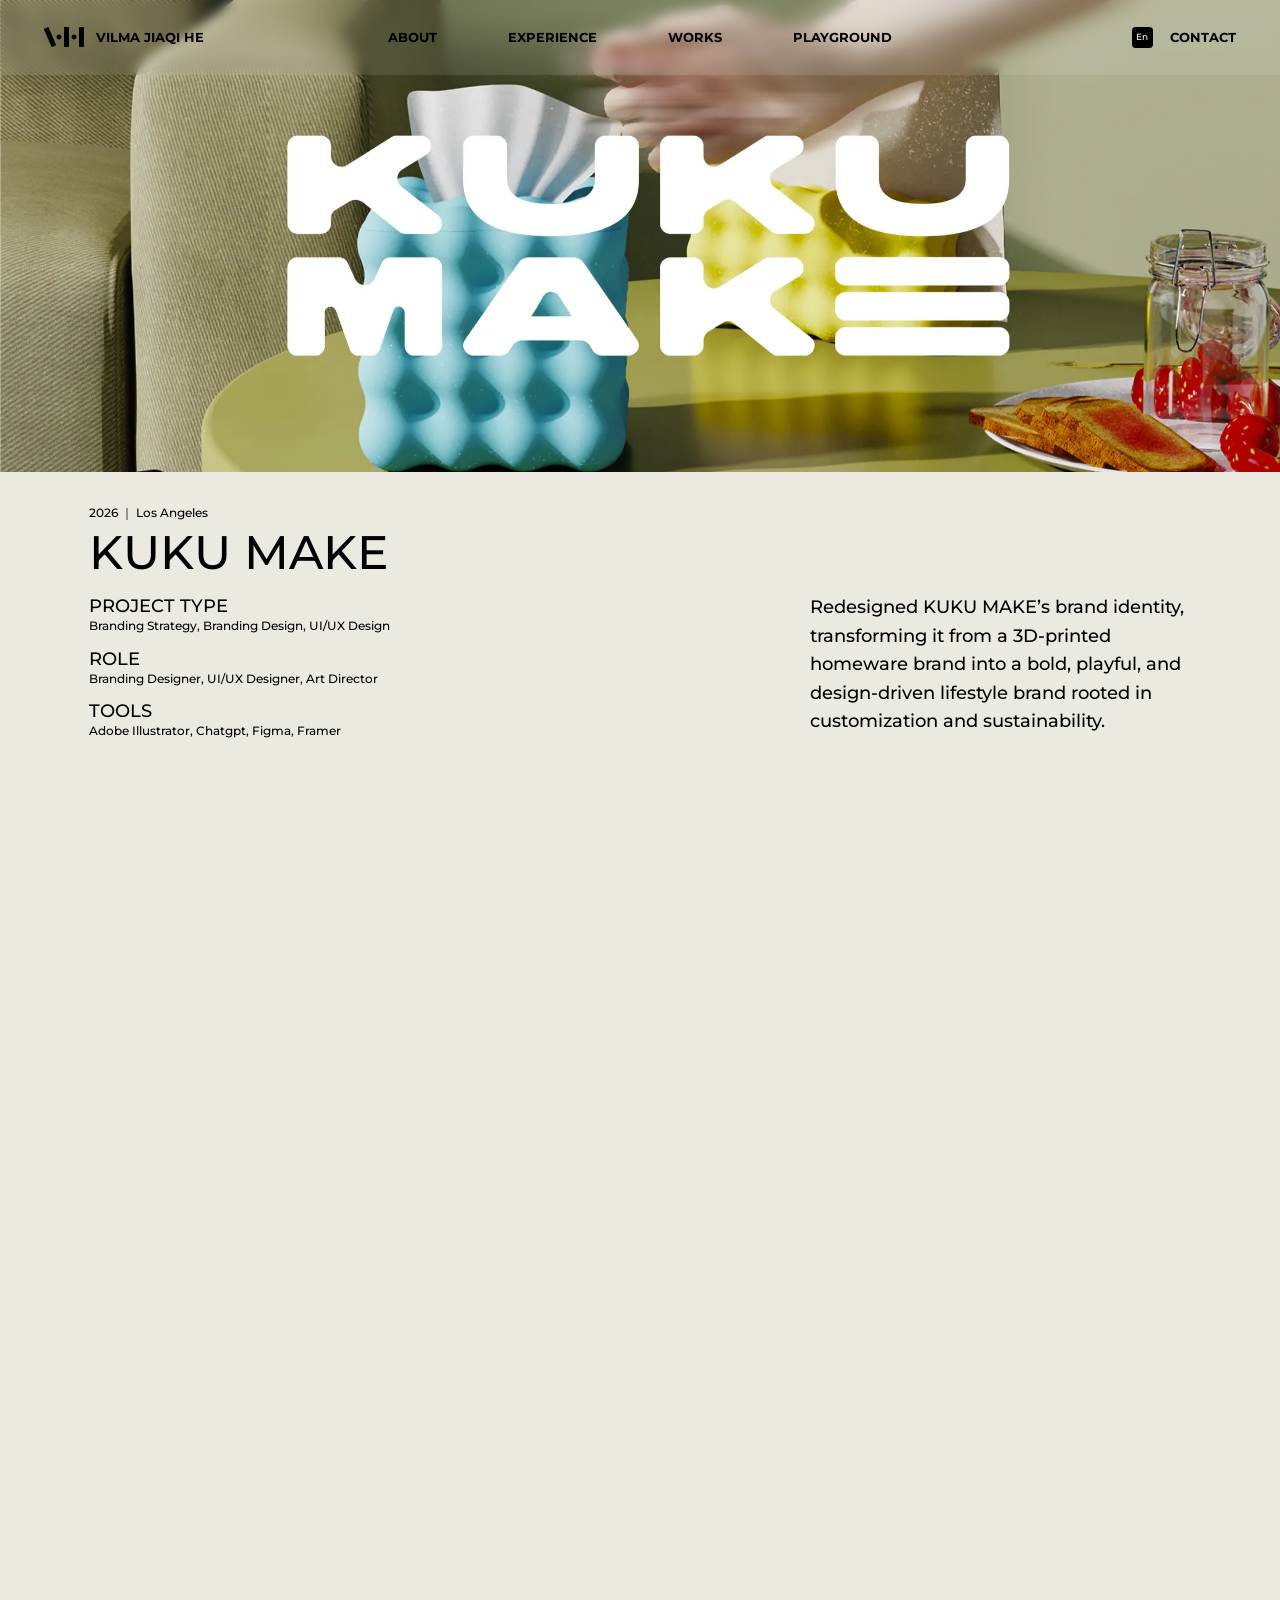
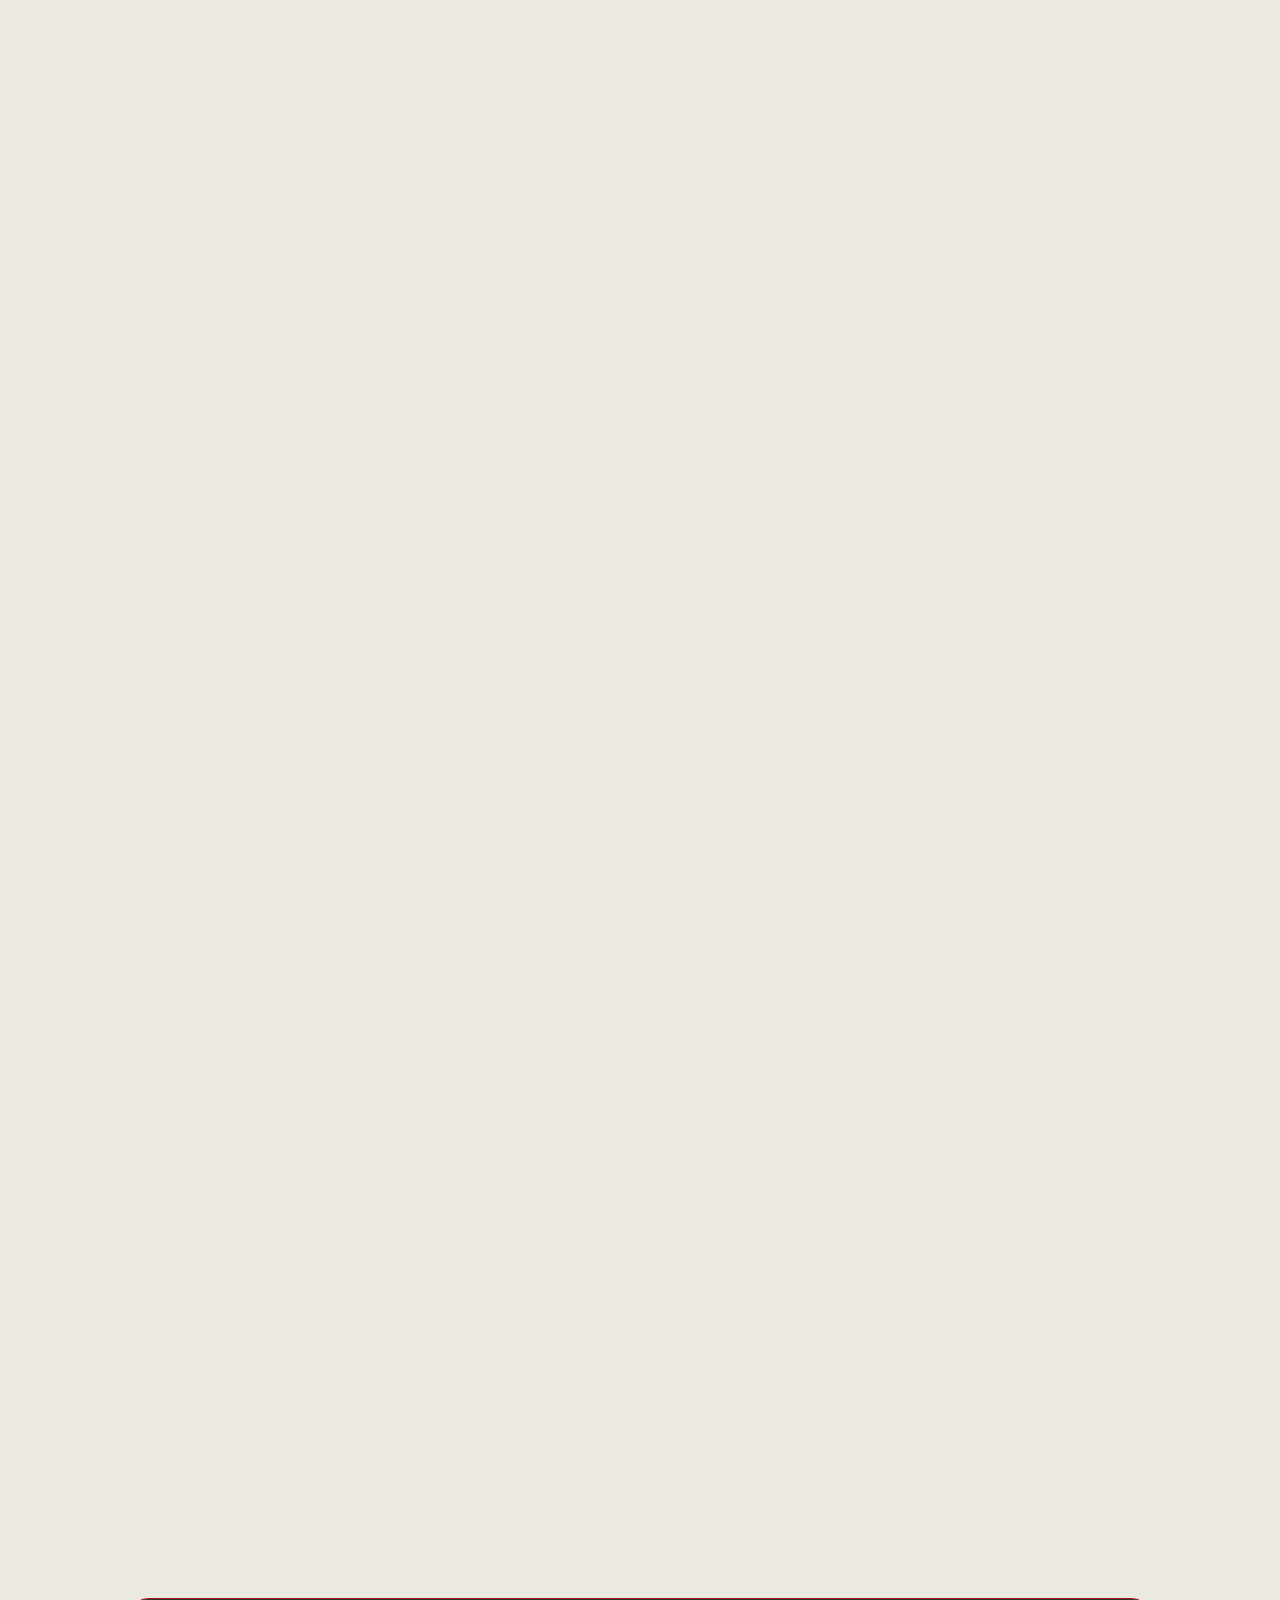
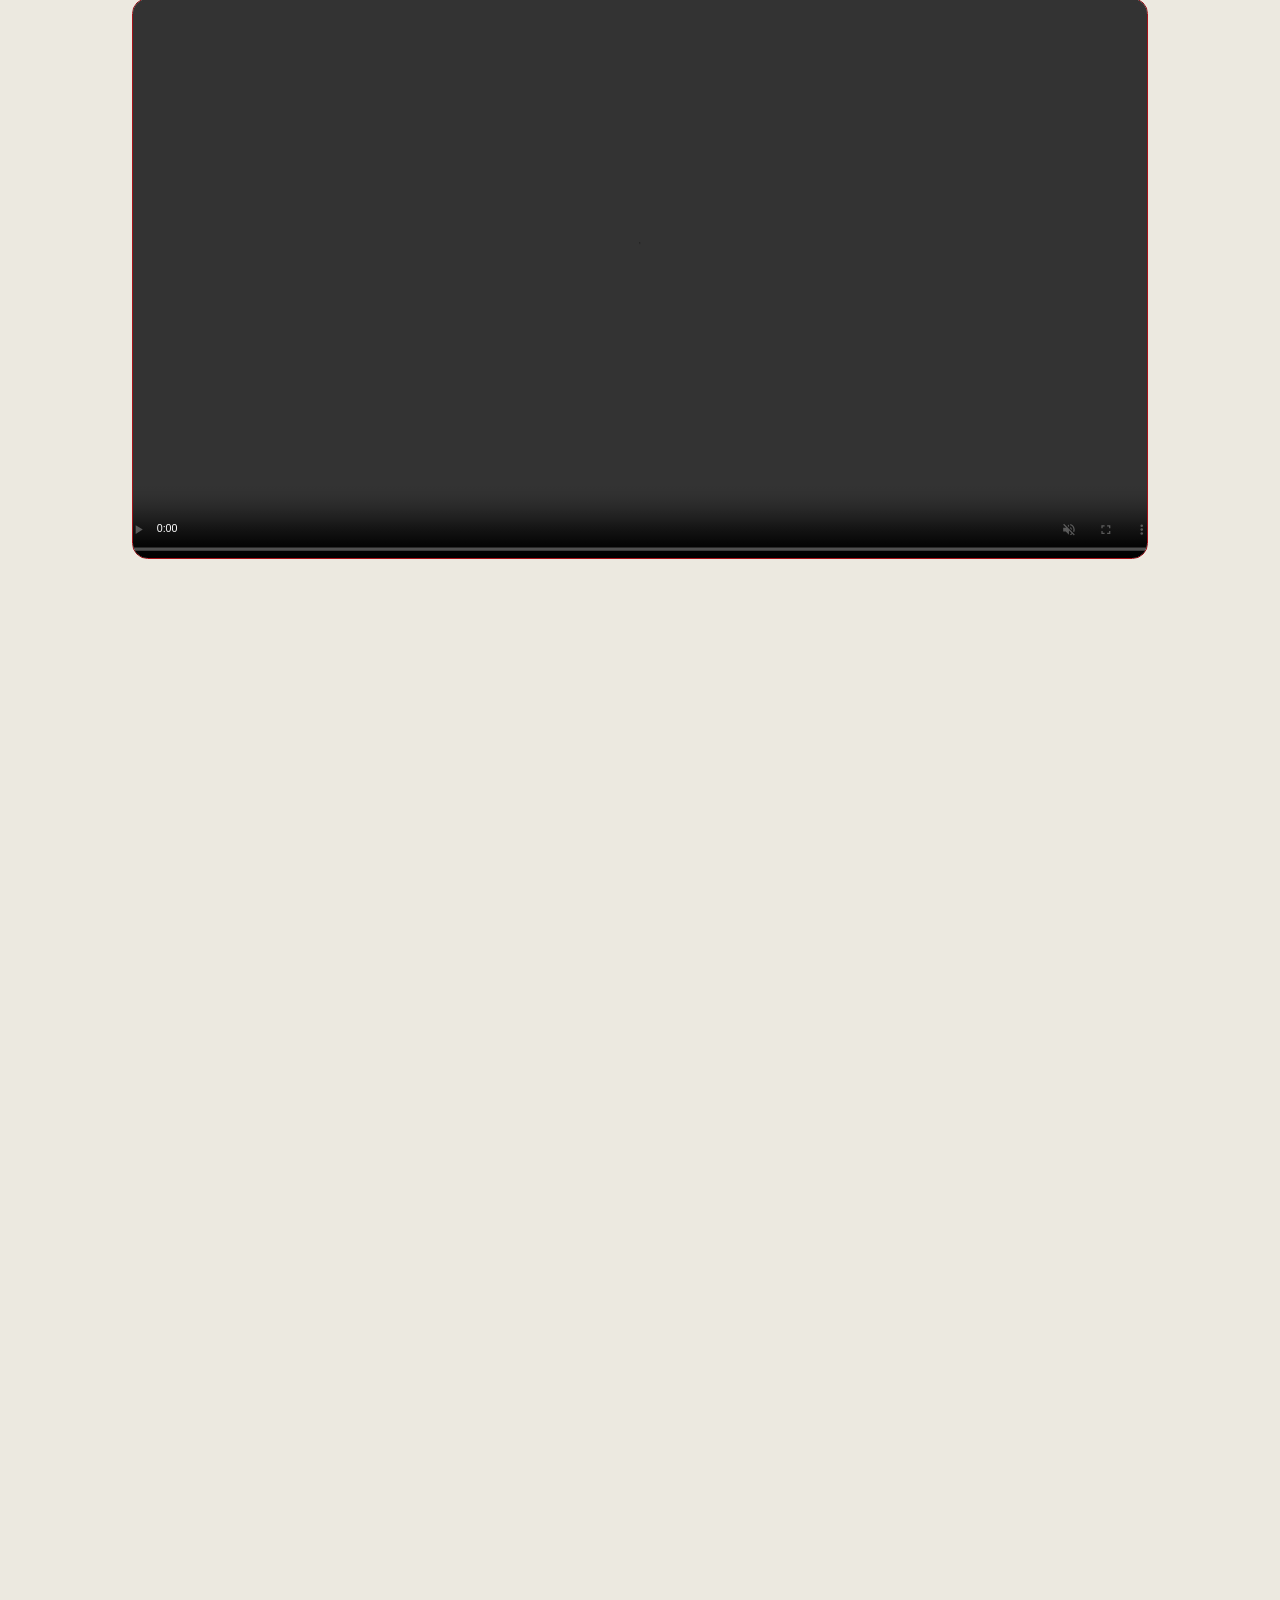
<file: kuku-make.html>
<!doctype html>
<html lang="en">
<head>
  <script src="entry-reset.js?v=20260901-1"></script>
  <meta charset="UTF-8">
  <meta name="viewport" content="width=device-width, initial-scale=1">
  <title>KUKU MAKE — Vilma Jiaqi He</title>
  <link rel="icon" href="assets/favicon.svg?v=20260904-1" type="image/svg+xml">
  <link rel="preconnect" href="https://fonts.googleapis.com">
  <link rel="preconnect" href="https://fonts.gstatic.com" crossorigin>
  <link href="https://fonts.googleapis.com/css2?family=Montserrat:wght@500;700;800&display=swap" rel="stylesheet">
  <link rel="stylesheet" href="video.css?v=20260830-3">
  <link rel="stylesheet" href="kuku-make.css?v=20260830-3">
  <link rel="stylesheet" href="logo-fix.css?v=20260901-7">
  <link rel="stylesheet" href="subpage-flow-fix.css?v=20260902-2">
</head>
<body data-site-page="project">
  <aside id="contact-card" class="contact-lanyard" aria-hidden="true">
    <div class="lanyard-drop">
      <svg class="lanyard-strap" viewBox="0 -12 360 348" aria-hidden="true"><path class="strap-edge" d="M180 -10 Q180 130 180 315"></path><path class="strap-core" d="M180 -10 Q180 130 180 315"></path><g class="strap-texture-segments"></g><path class="strap-stitch" d="M180 -10 Q180 130 180 315"></path></svg>
      <div class="lanyard-payload"><div class="lanyard-clip"><i></i></div><div class="lanyard-badge">
        <img class="badge-frame-bg" src="assets/badge-background.webp" alt="" loading="lazy" decoding="async"><img class="badge-frame-logo" src="assets/badge-logo.webp" alt="Vilma logo" loading="lazy" decoding="async"><p class="badge-frame-connect">OPEN TO CONNECT :)</p>
        <div class="badge-frame-profile"><p class="badge-frame-name"><span>VILMA JIAQI HE</span><span>何 嘉琪</span></p><p class="badge-frame-role">BRAND · GRAPHIC · UI</p><p class="badge-frame-location">HANGZHOU · DESIGNER</p></div>
        <div class="badge-frame-contact"><p>WeChat:<br>vilma0601_</p><p>TEL:<br>+86 150-3066-8882</p><p>EMAIL:<br>vilmahe0601@outlook.com</p></div><img class="badge-frame-arrow" src="assets/badge-arrow.svg" alt="" loading="lazy" decoding="async"><p class="badge-frame-slogan">LET’s CREATING<br>SOMETHING<br><span>TOGETHER.</span></p>
      </div></div>
    </div>
  </aside>
  <header class="nav project-nav nav-light">
    <a class="brand project-brand" href="index.html?v=20260830-1&amp;skipSplash=1#home"><img src="assets/logo.svg" alt="VH" loading="lazy" decoding="async"><strong>VILMA JIAQI HE</strong></a>
    <nav><a href="index.html?v=20260830-1&amp;skipSplash=1#about">ABOUT</a><a href="index.html?v=20260830-1&amp;skipSplash=1#experience">EXPERIENCE</a><a href="index.html?v=20260830-1&amp;skipSplash=1#works">WORKS</a><a href="index.html?v=20260830-1&amp;skipSplash=1#playground">PLAYGROUND</a></nav>
    <div class="nav-end project-nav-end"><button type="button" aria-label="Switch language">En</button><a id="contact-toggle" href="#contact-card" aria-controls="contact-card" aria-expanded="false">CONTACT</a></div>
  </header>
  <main>
    <section class="project-page cover">
      <img class="cover-image" src="assets/kuku/hero.webp" alt="KUKU MAKE product scene" loading="eager" decoding="async" fetchpriority="high">
      <div class="project-title"><p>2026 ｜ Los Angeles</p><h1>KUKU MAKE</h1></div>
      <dl class="project-meta"><div><dt>PROJECT TYPE</dt><dd>Branding Strategy, Branding Design, UI/UX Design</dd></div><div><dt>ROLE</dt><dd>Branding Designer, UI/UX Designer, Art Director</dd></div><div><dt>TOOLS</dt><dd>Adobe Illustrator, Chatgpt, Figma, Framer</dd></div></dl>
      <p class="project-summary">Redesigned KUKU MAKE’s brand identity,<br>transforming it from a 3D-printed<br>homeware brand into a bold, playful, and<br>design-driven lifestyle brand rooted in<br>customization and sustainability.</p>
    </section>
    <section class="project-page mission">
      <h2>Brand Mission</h2><p class="section-copy">KUKU MAKE reimagines everyday home objects<br>through digital design and 3D printing. Built around<br>modularity, customization, and sustainability, each<br>object is designed to adapt to different spaces, needs,<br>and personalities — turning design from something<br>fixed into something everyone can make their own.</p>
      <div class="mission-grid"><figure><img src="assets/kuku/mission-playful-user.webp" alt="Playful" loading="lazy" decoding="async"><figcaption class="sr-only">PLAYFUL</figcaption></figure><figure><img src="assets/kuku/mission-adaptable.webp" alt="Adaptable" loading="lazy" decoding="async"><figcaption>ADAPTABLE</figcaption></figure><figure><img src="assets/kuku/mission-expressive.webp" alt="Expressive" loading="lazy" decoding="async"><figcaption>EXPRESSIVE</figcaption></figure></div>
    </section>
    <section class="project-page feature"><h2>Logo Design</h2><p class="section-copy">The KUKU MAKE logo translates the brand’s idea of<br>modularity and playful customization into a<br>geometric typographic system.</p><img class="feature-image logo-design" src="assets/kuku/logo-design.webp" alt="KUKU MAKE logo system" loading="lazy" decoding="async"></section>
    <section class="project-page feature"><h2>Color Palette</h2><p class="section-copy">KUKU MAKE’s color system draws inspiration from everyday objects and contemporary living spaces, balancing bold primary colors with warm, grounded secondary tones.</p><img class="feature-image color-palette" src="assets/kuku/color-palette.webp" alt="KUKU MAKE color palette" loading="lazy" decoding="async"></section>
    <section class="project-page feature typography-page"><h2>Typography</h2><p class="section-copy typography-copy">A clean geometric typeface balances the<br>expressive product forms and creates clarity across<br>packaging, editorial layouts, product information,<br>and digital interfaces.</p>
      <div class="type-carousel" role="region" aria-label="KUKU MAKE typography slides">
        <div class="type-carousel-viewport"><div class="type-carousel-track">
          <img src="assets/kuku/type-slide-1.webp" alt="KUKU MAKE typography overview" loading="lazy" decoding="async">
          <img src="assets/kuku/type-slide-2.webp" alt="Montserrat font weights" loading="lazy" decoding="async">
          <img src="assets/kuku/type-slide-3.webp" alt="KUKU MAKE heading typography" loading="lazy" decoding="async">
          <img src="assets/kuku/type-slide-4.webp" alt="KUKU MAKE body typography" loading="lazy" decoding="async">
        </div></div>
        <button class="type-carousel-button previous" type="button" aria-label="Previous typography slide"><span aria-hidden="true">‹</span></button>
        <button class="type-carousel-button next" type="button" aria-label="Next typography slide"><span aria-hidden="true">›</span></button>
        <p class="type-carousel-status" aria-live="polite">1 / 4</p>
      </div>
    </section>
    <section class="project-page website"><h2>Website</h2><p class="section-copy typography-copy">The website was designed around strong product<br>imagery, generous typography, and a clear<br>modular structure, allowing users to understand<br>both the personality of the brand and the flexibility<br>of each product.</p><div class="website-layout"><div class="website-placeholder" aria-label="KUKU MAKE website showcase"><video class="website-video deferred-video" muted loop playsinline preload="none" data-src="assets/kuku/kuku-website-web-720.mp4"></video></div><div class="prototype-row"><img src="assets/kuku/prototype-left.webp" alt="Website mobile prototype" loading="lazy" decoding="async"><img src="assets/kuku/prototype-right.webp" alt="Website desktop prototype" loading="lazy" decoding="async"></div></div></section>
    <section class="project-page outcomes"><h2>Outcomes</h2><div class="outcomes-grid"><div class="poster-row"><img src="assets/kuku/outcome-poster-1.webp" alt="KUKU MAKE poster" loading="lazy" decoding="async"><img src="assets/kuku/outcome-poster-2.webp" alt="KUKU MAKE poster" loading="lazy" decoding="async"></div><div class="box-row"><img src="assets/kuku/outcome-box.webp" alt="KUKU MAKE packaging" loading="lazy" decoding="async"><img src="assets/kuku/outcome-wall.webp" alt="KUKU MAKE street advertising" loading="lazy" decoding="async"></div><div class="room-row"><div><img src="assets/kuku/outcome-room.webp" alt="KUKU MAKE interior" loading="lazy" decoding="async"></div><img src="assets/kuku/outcome-object.webp" alt="KUKU MAKE product" loading="lazy" decoding="async"></div><div class="interior-crop"><img src="assets/kuku/outcome-interior.webp" alt="KUKU MAKE interiors" loading="lazy" decoding="async"></div></div></section>
  </main>
  <script src="kuku-make.js?v=20260830-5"></script>
  <script src="project-lanyard.js?v=20260830-1"></script>
  <script src="video-hover-controls.js?v=20260904-1"></script>
  <script src="language.js?v=20260901-5"></script>
</body>
</html>
</file>
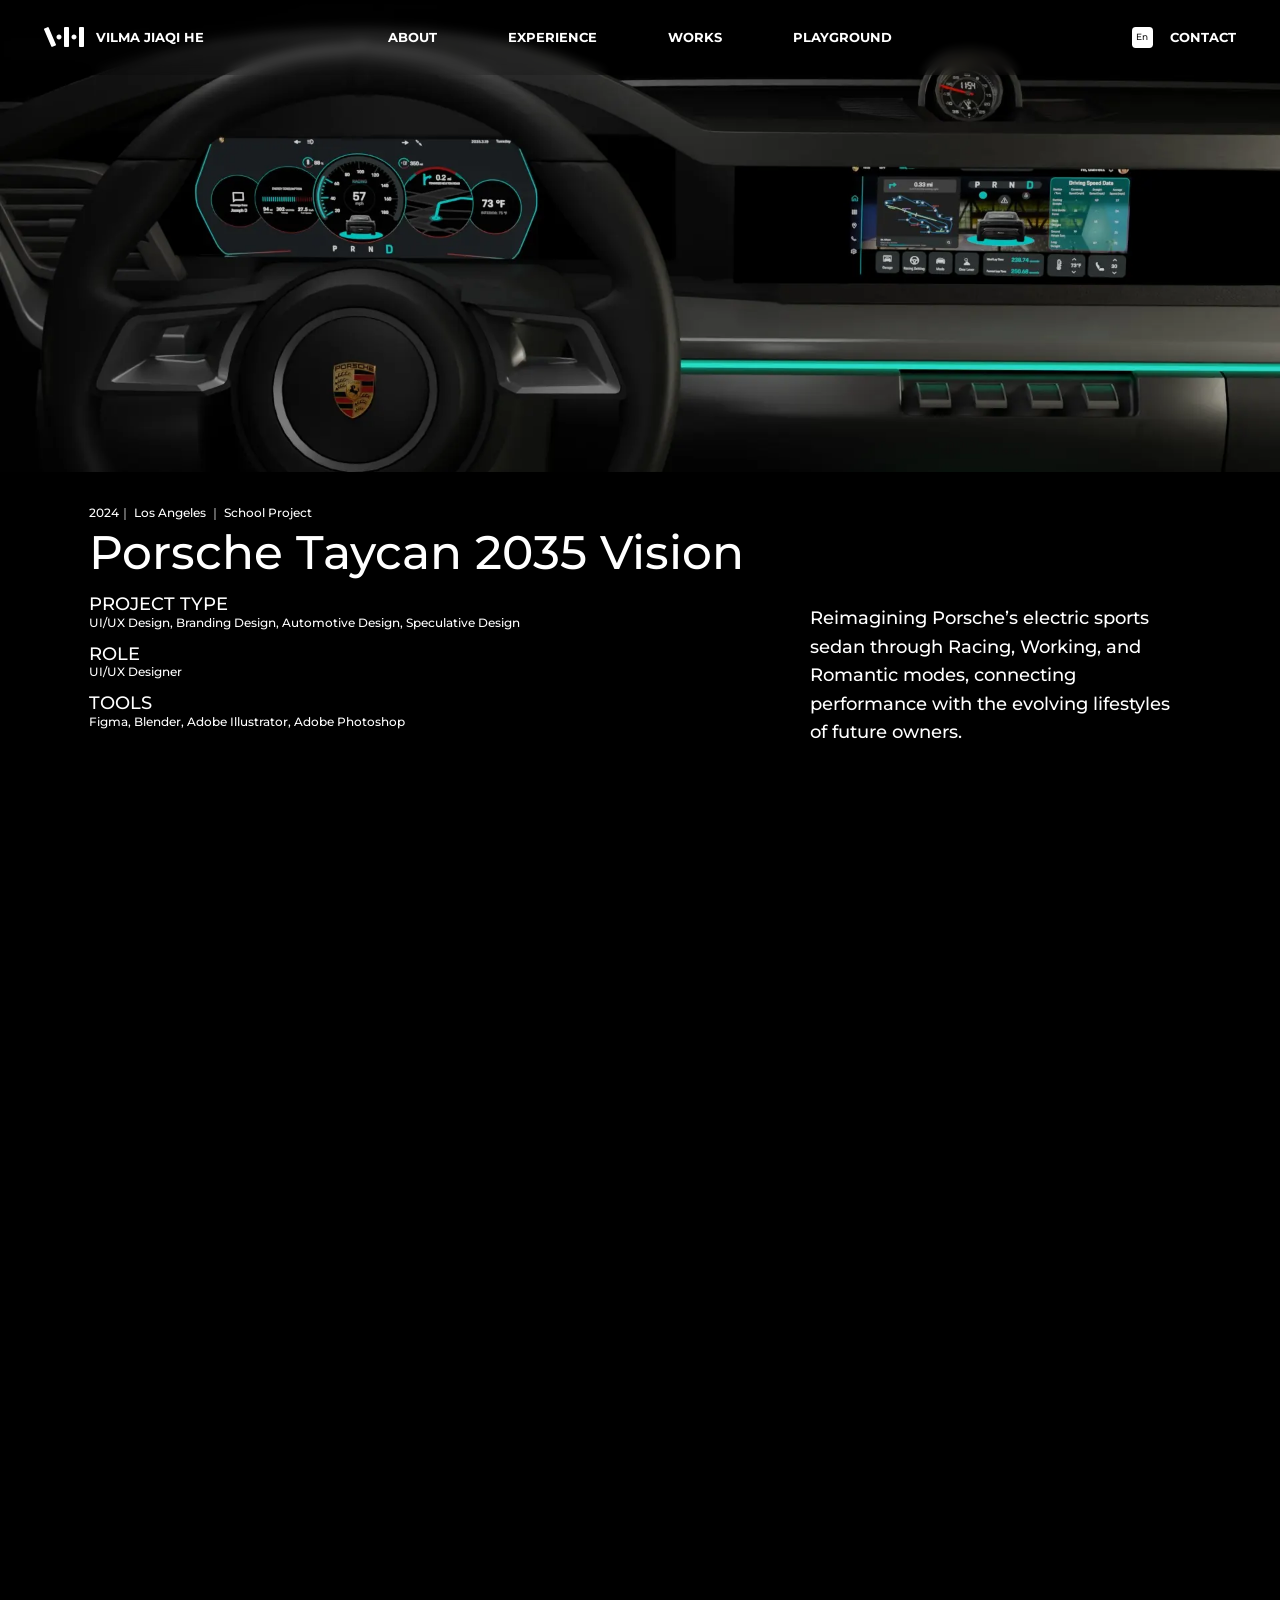
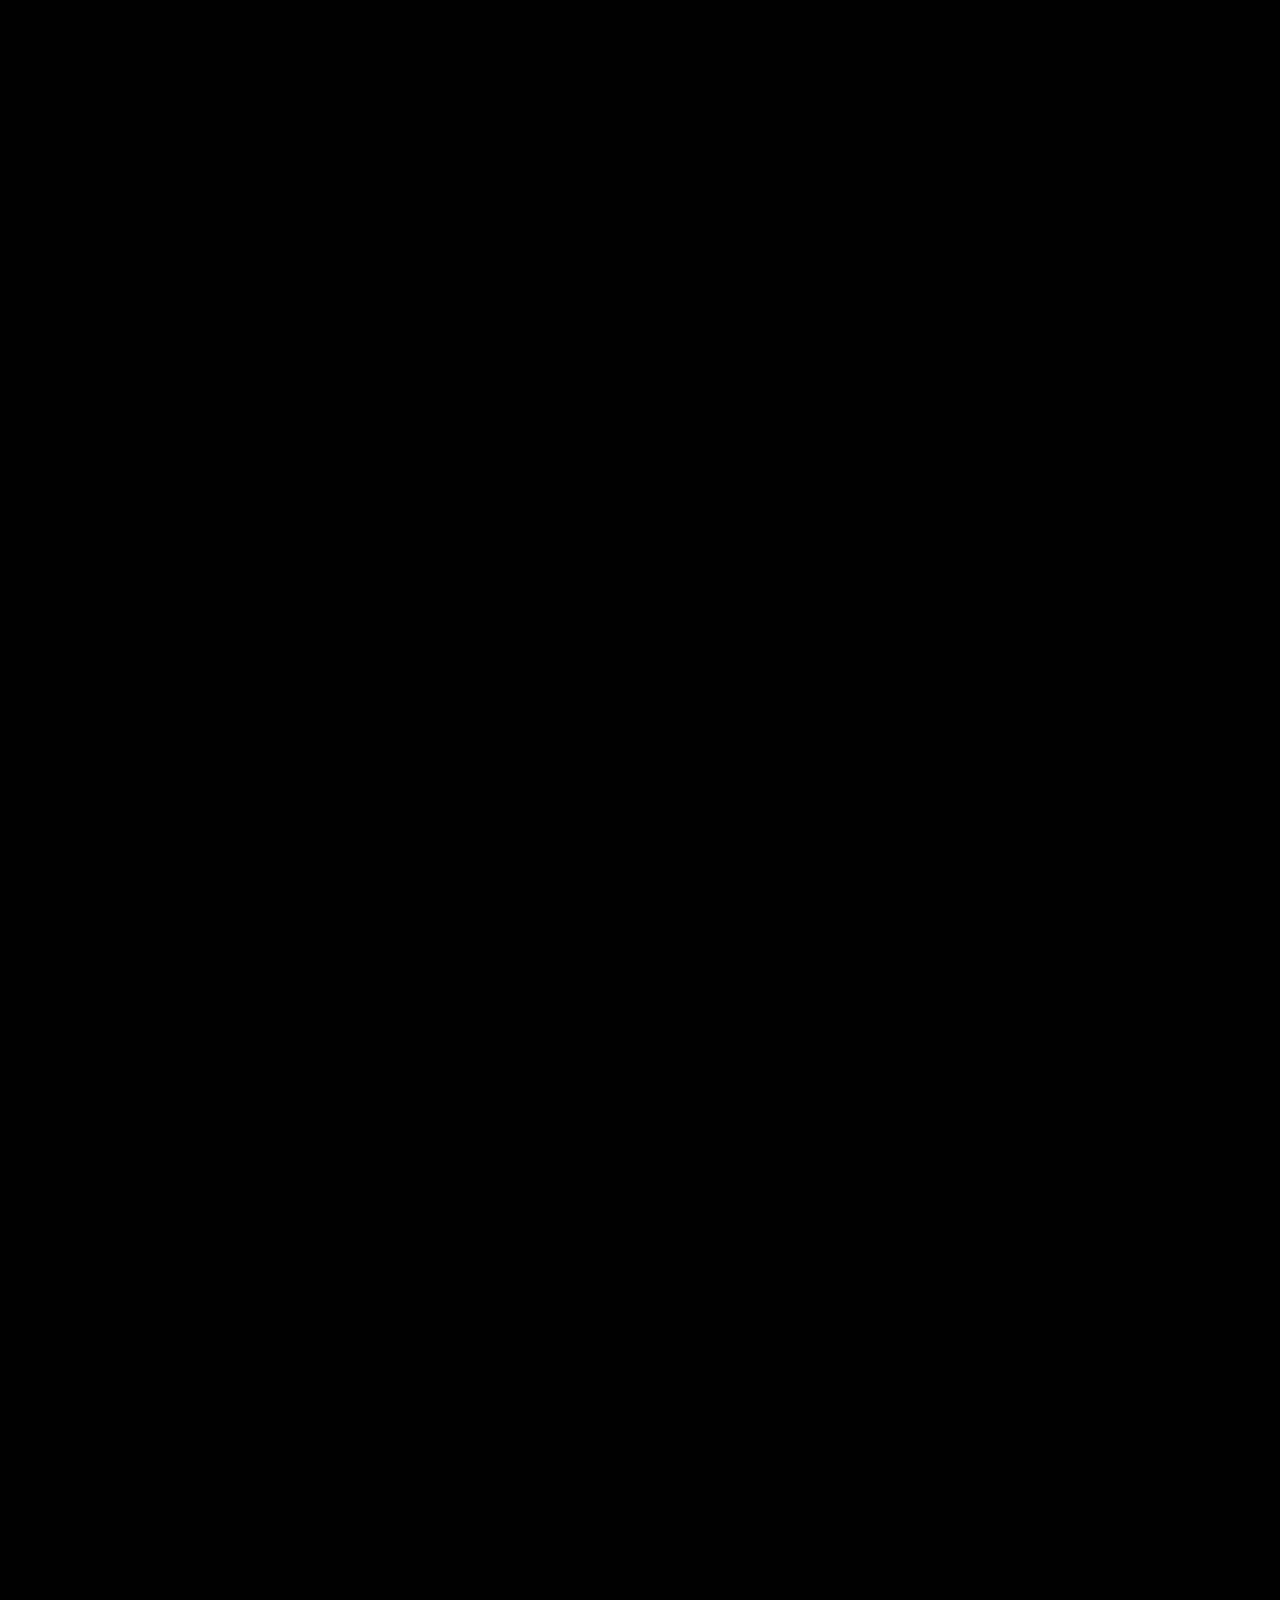
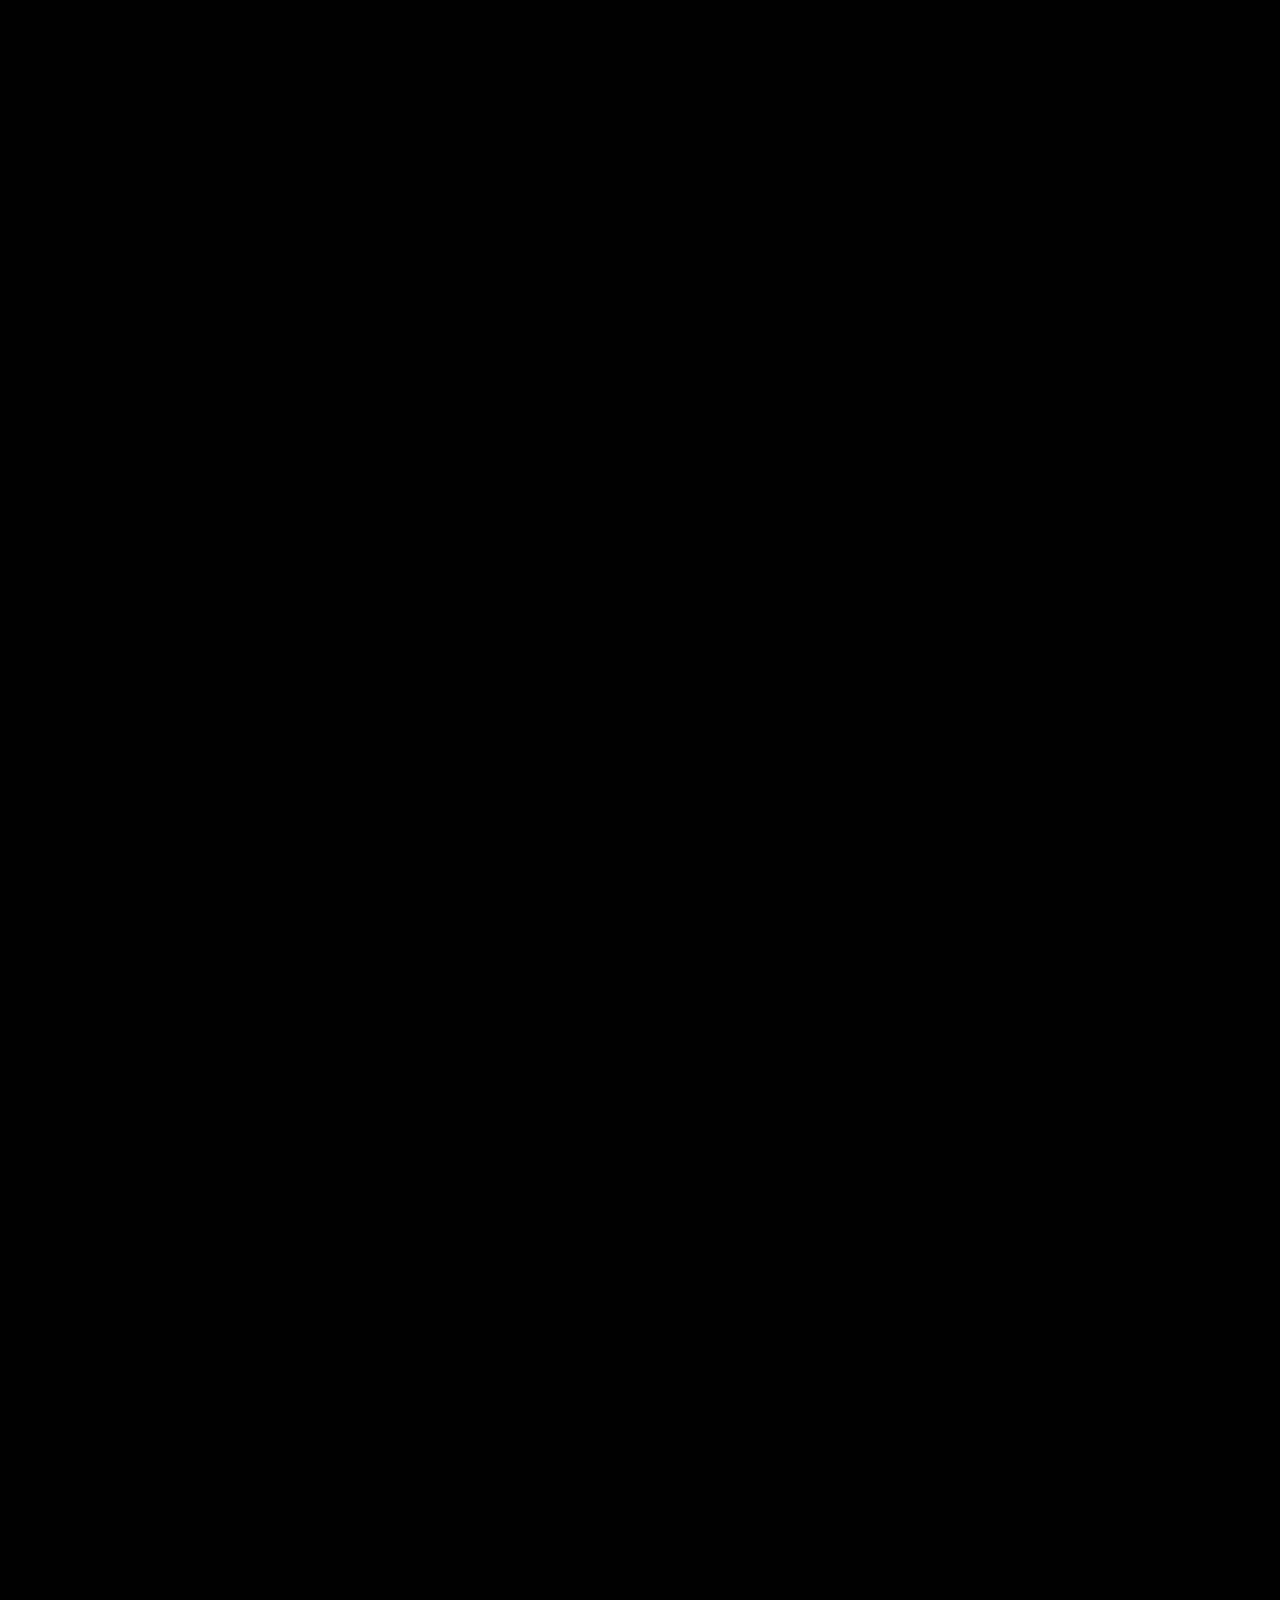
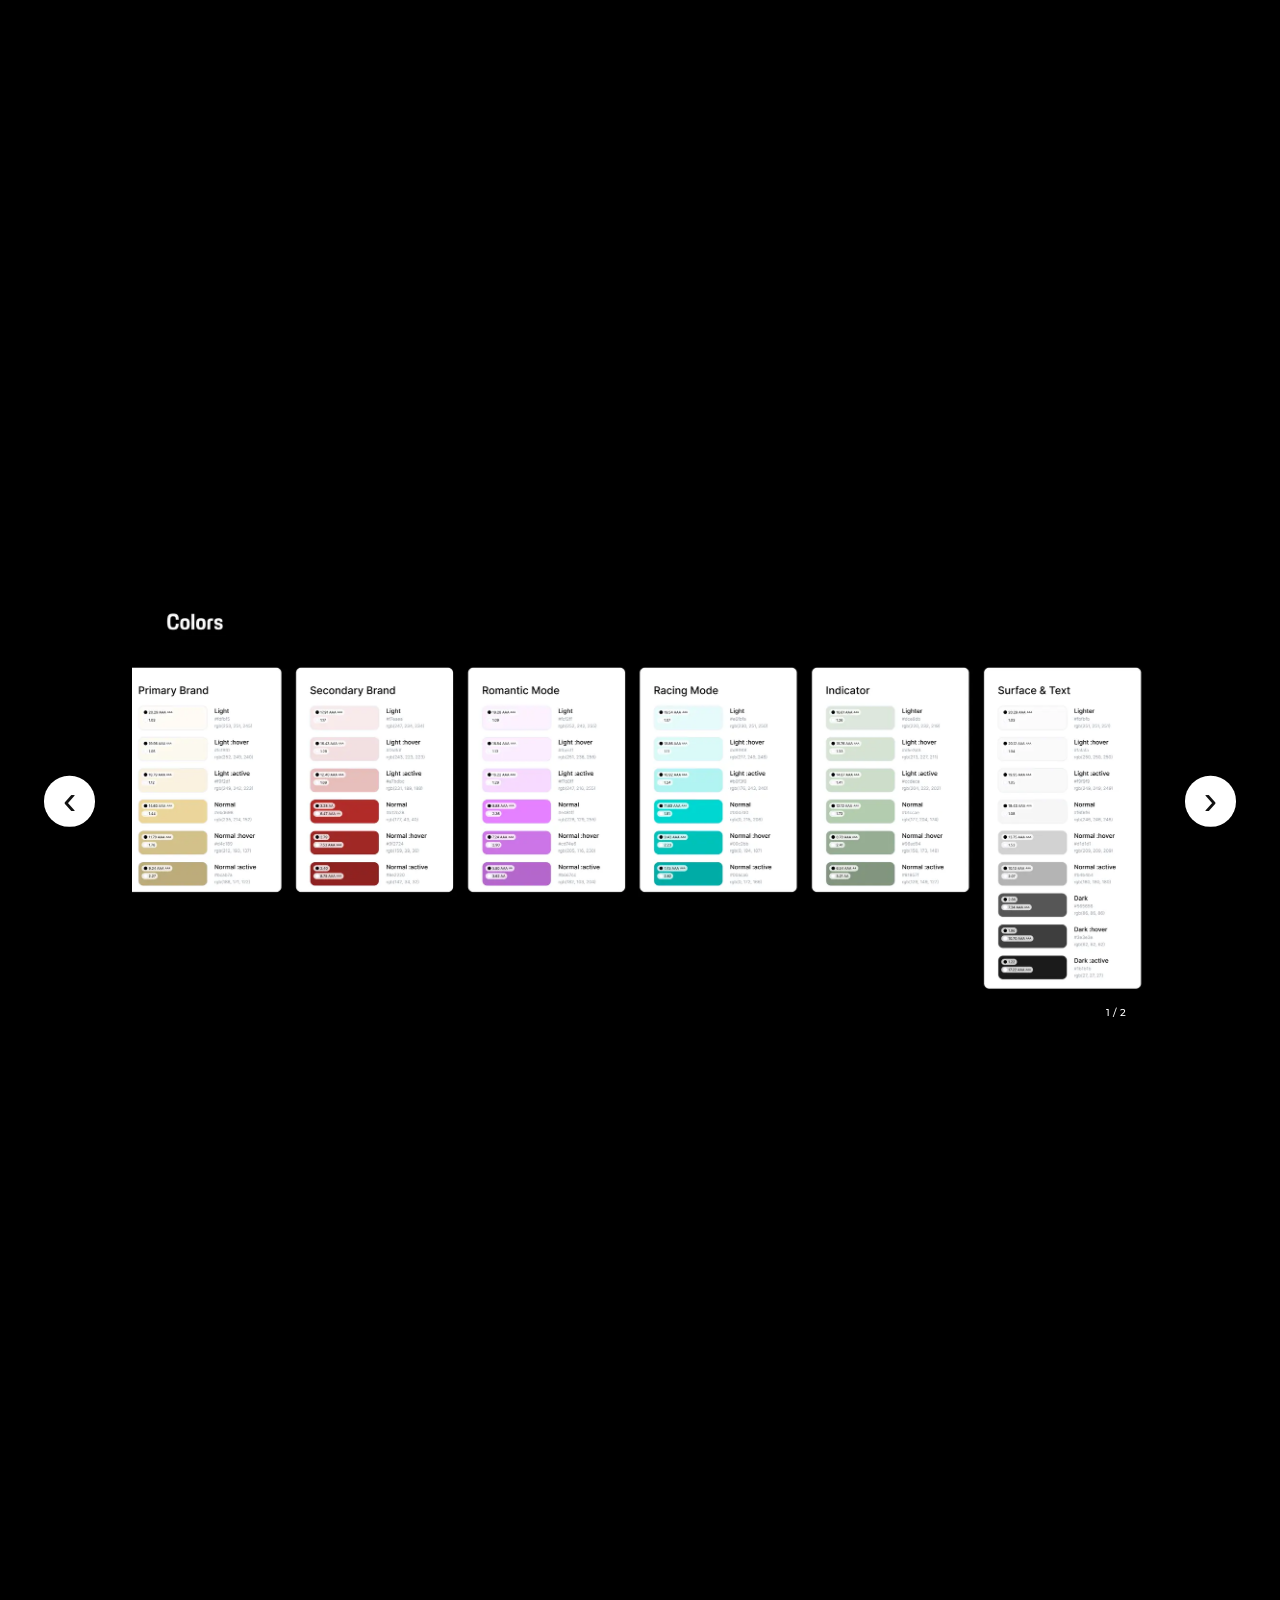
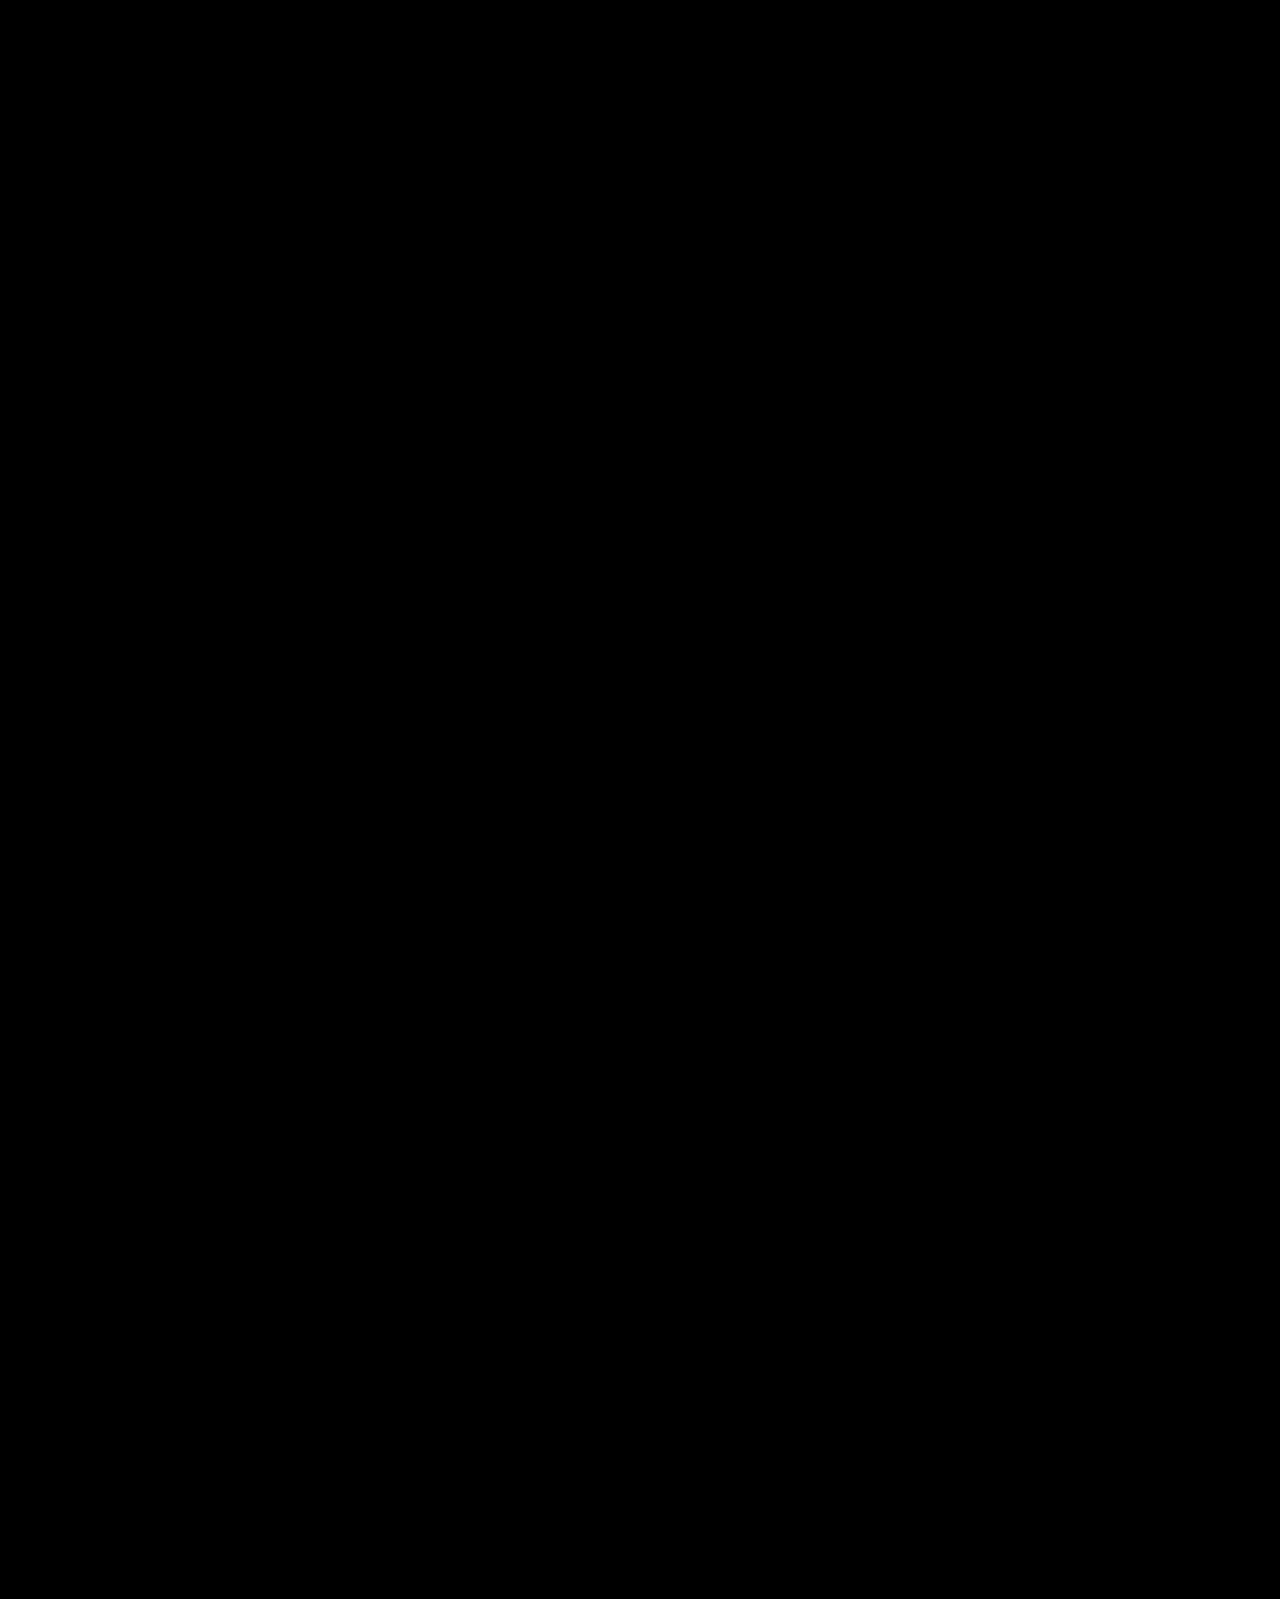
<file: porsche-taycan.html>
<!doctype html>
<html lang="en">
<head>
  <script src="entry-reset.js?v=20260901-1"></script>
  <meta charset="UTF-8">
  <meta name="viewport" content="width=device-width, initial-scale=1">
  <title>Porsche Taycan 2035 Vision — Vilma Jiaqi He</title>
  <link rel="icon" href="assets/favicon.svg?v=20260904-1" type="image/svg+xml">
  <link rel="preconnect" href="https://fonts.googleapis.com">
  <link rel="preconnect" href="https://fonts.gstatic.com" crossorigin>
  <link href="https://fonts.googleapis.com/css2?family=Montserrat:wght@500;700&display=swap" rel="stylesheet">
  <link rel="stylesheet" href="video.css?v=20260830-3">
  <link rel="stylesheet" href="porsche-taycan.css?v=20260831-1">
  <link rel="stylesheet" href="porsche-carousel.css?v=20260831-2">
  <link rel="stylesheet" href="porsche-spacing.css?v=20260831-6">
  <link rel="stylesheet" href="logo-fix.css?v=20260901-7">
  <link rel="stylesheet" href="subpage-flow-fix.css?v=20260902-2">
</head>
<body data-site-page="project">
  <aside id="contact-card" class="contact-lanyard" aria-hidden="true"><div class="lanyard-drop"><svg class="lanyard-strap" viewBox="0 -12 360 348" aria-hidden="true"><path class="strap-edge" d="M180 -10 Q180 130 180 315"></path><path class="strap-core" d="M180 -10 Q180 130 180 315"></path><g class="strap-texture-segments"></g><path class="strap-stitch" d="M180 -10 Q180 130 180 315"></path></svg><div class="lanyard-payload"><div class="lanyard-clip"><i></i></div><div class="lanyard-badge"><img class="badge-frame-bg" src="assets/badge-background.webp" alt="" loading="lazy" decoding="async"><img class="badge-frame-logo" src="assets/badge-logo.webp" alt="Vilma logo" loading="lazy" decoding="async"><p class="badge-frame-connect">OPEN TO CONNECT :)</p><div class="badge-frame-profile"><p class="badge-frame-name"><span>VILMA JIAQI HE</span><span>何 嘉琪</span></p><p class="badge-frame-role">BRAND · GRAPHIC · UI</p><p class="badge-frame-location">HANGZHOU · DESIGNER</p></div><div class="badge-frame-contact"><p>WeChat:<br>vilma0601_</p><p>TEL:<br>+86 150-3066-8882</p><p>EMAIL:<br>vilmahe0601@outlook.com</p></div><img class="badge-frame-arrow" src="assets/badge-arrow.svg" alt="" loading="lazy" decoding="async"><p class="badge-frame-slogan">LET’s CREATING<br>SOMETHING<br><span>TOGETHER.</span></p></div></div></div></aside>

  <header class="project-nav nav-dark">
    <a class="project-brand" href="index.html?skipSplash=1#home"><img src="assets/logo.svg" alt="VH" loading="lazy" decoding="async"><strong>VILMA JIAQI HE</strong></a>
    <nav><a href="index.html?skipSplash=1#about">ABOUT</a><a href="index.html?skipSplash=1#experience">EXPERIENCE</a><a href="index.html?skipSplash=1#works">WORKS</a><a href="index.html?skipSplash=1#playground">PLAYGROUND</a></nav>
    <div class="project-nav-end"><button type="button" aria-label="Switch language">En</button><a id="contact-toggle" href="#contact-card" aria-controls="contact-card" aria-expanded="false">CONTACT</a></div>
  </header>

  <main>
    <section class="p-section cover">
      <div class="hero"><img src="assets/porsche/hero.webp" alt="Porsche Taycan 2035 cockpit" loading="eager" decoding="async" fetchpriority="high"></div>
      <div class="project-title"><p>2024｜ Los Angeles ｜ School Project</p><h1>Porsche Taycan 2035 Vision</h1></div>
      <dl class="project-meta"><div><dt>PROJECT TYPE</dt><dd>UI/UX Design, Branding Design, Automotive Design, Speculative Design</dd></div><div><dt>ROLE</dt><dd>UI/UX Designer</dd></div><div><dt>TOOLS</dt><dd>Figma, Blender, Adobe Illustrator, Adobe Photoshop</dd></div></dl>
      <p class="project-summary">Reimagining Porsche’s electric sports sedan through Racing, Working, and Romantic modes, connecting performance with the evolving lifestyles of future owners.</p>
    </section>

    <section class="p-section vision">
      <h2>The Vision</h2><p class="section-copy">Porsche Taycan 2035 reimagines the electric sports sedan as a multi-dimensional vehicle that preserves Porsche’s racing DNA while adapting to the evolving lifestyles of future owners. Through three distinct modes: Racing, Working, and Romantic. The concept explores speed, achievement, and emotional connection, extending Porsche’s legacy into a more sustainable and human-centered future.</p>
      <blockquote>“Beyond Driving.<br>Into Every Dimension of Life.”</blockquote>
      <h2 class="modes-heading">Three Modes</h2>
      <div class="modes"><p>The interface adapts to different moments of the owner’s life, shifting between performance, productivity, and emotional connection.</p><div class="modes-carousel" aria-label="Porsche Three Modes slideshow"><div class="modes-carousel-viewport"><div class="modes-carousel-track"><img src="assets/porsche/modes-slide-1.webp" alt="Racing mode instrument display" loading="lazy" decoding="async"><img src="assets/porsche/modes-slide-2.webp" alt="Working mode instrument display" loading="lazy" decoding="async"><img src="assets/porsche/modes-slide-3.webp" alt="Romantic mode instrument display" loading="lazy" decoding="async"><img src="assets/porsche/modes-slide-4.webp" alt="Racing mode central display" loading="lazy" decoding="async"><img src="assets/porsche/modes-slide-5.webp" alt="Working mode central display" loading="lazy" decoding="async"><img src="assets/porsche/modes-slide-6.webp" alt="Romantic mode central display" loading="lazy" decoding="async"></div></div><button class="modes-carousel-button previous" type="button" aria-label="Previous slide"><span>‹</span></button><button class="modes-carousel-button next" type="button" aria-label="Next slide"><span>›</span></button><span class="modes-carousel-status" aria-live="polite">1 / 6</span></div><div class="mode-strip"><img src="assets/porsche/mode-racing.webp" alt="Racing mode" loading="lazy" decoding="async"><img src="assets/porsche/mode-working.webp" alt="Working mode" loading="lazy" decoding="async"><img src="assets/porsche/mode-romantic.webp" alt="Romantic mode" loading="lazy" decoding="async"></div><p class="center">Modes Switching</p></div>
    </section>

    <section class="p-section features">
      <h2>Key Features</h2><div class="feature-grid"><p>Users can access the application on the vehicle’s main display without disrupting other core functions. Depending on the selected driving mode, the system also offers complementary features tailored to different driving contexts.</p><video class="key-feature-video deferred-video" muted loop playsinline preload="none" data-src="assets/porsche/key-feature-showreel.mp4?v=20260831-1" aria-label="Porsche Taycan interface showreel"></video><video class="key-feature-video secondary deferred-video" muted loop playsinline preload="none" data-src="assets/porsche/key-feature-racing.mp4?v=20260831-1" aria-label="Porsche Taycan racing feature video"></video><p>In Racing Mode, to preserve the traditional driving experience of fuel-powered sports cars, users can customize sound, vibration, airflow, and G-force settings, while also raising the gear lever to enhance immersion.</p></div>
    </section>

    <section class="p-section owner-section">
      <h2>Future Owner</h2><p class="section-copy">Garrett represents a new generation of Porsche owners whose identities move fluidly between career ambition, driving passion, and personal relationships.</p><div class="owner-content"><img src="assets/porsche/owner.webp" alt="Future owner persona Garrett" loading="lazy" decoding="async"><div><p>We identified gaps in current EVs and framed the Problem, Challenge, and Opportunity to guide the design of a multi-dimensional Taycan 2035.</p><img src="assets/porsche/opportunity.webp" alt="Problem challenge and opportunity" loading="lazy" decoding="async"></div></div>
    </section>

    <section class="p-section visual-section">
      <h2>Visual Direction</h2><div class="visual-cards"><figure><img src="assets/porsche/visual-racing.webp" alt="Racing visual direction" loading="lazy" decoding="async"><figcaption>Racing Mode</figcaption></figure><figure><img src="assets/porsche/visual-working.webp" alt="Working visual direction" loading="lazy" decoding="async"><figcaption>Working Mode</figcaption></figure><figure><img src="assets/porsche/visual-romantic.webp" alt="Romantic visual direction" loading="lazy" decoding="async"><figcaption>Romantic Mode</figcaption></figure></div><h2 class="language-heading">Digital Languages</h2><div class="digital-carousel" aria-label="Porsche digital language slideshow"><div class="digital-carousel-viewport"><div class="digital-carousel-track"><img src="assets/porsche/digital-colors.webp" alt="Porsche interface color system" loading="lazy" decoding="async"><img src="assets/porsche/digital-type-icons.webp" alt="Porsche interface typography and icons" loading="lazy" decoding="async"></div></div><button class="digital-carousel-button previous" type="button" aria-label="Previous slide"><span>‹</span></button><button class="digital-carousel-button next" type="button" aria-label="Next slide"><span>›</span></button><span class="digital-carousel-status" aria-live="polite">1 / 2</span></div>
    </section>
  </main>
  <script src="project-lanyard.js?v=20260830-1"></script><script src="porsche-taycan.js?v=20260831-1"></script><script src="porsche-carousel.js?v=20260831-3"></script><script src="porsche-digital-carousel.js?v=20260831-1"></script><script src="porsche-video.js?v=20260831-2"></script>
  <script src="video-hover-controls.js?v=20260904-1"></script>
  <script src="language.js?v=20260901-5"></script>
  <script src="porsche-flow.js?v=20260902-1"></script>
</body>
</html>
</file>
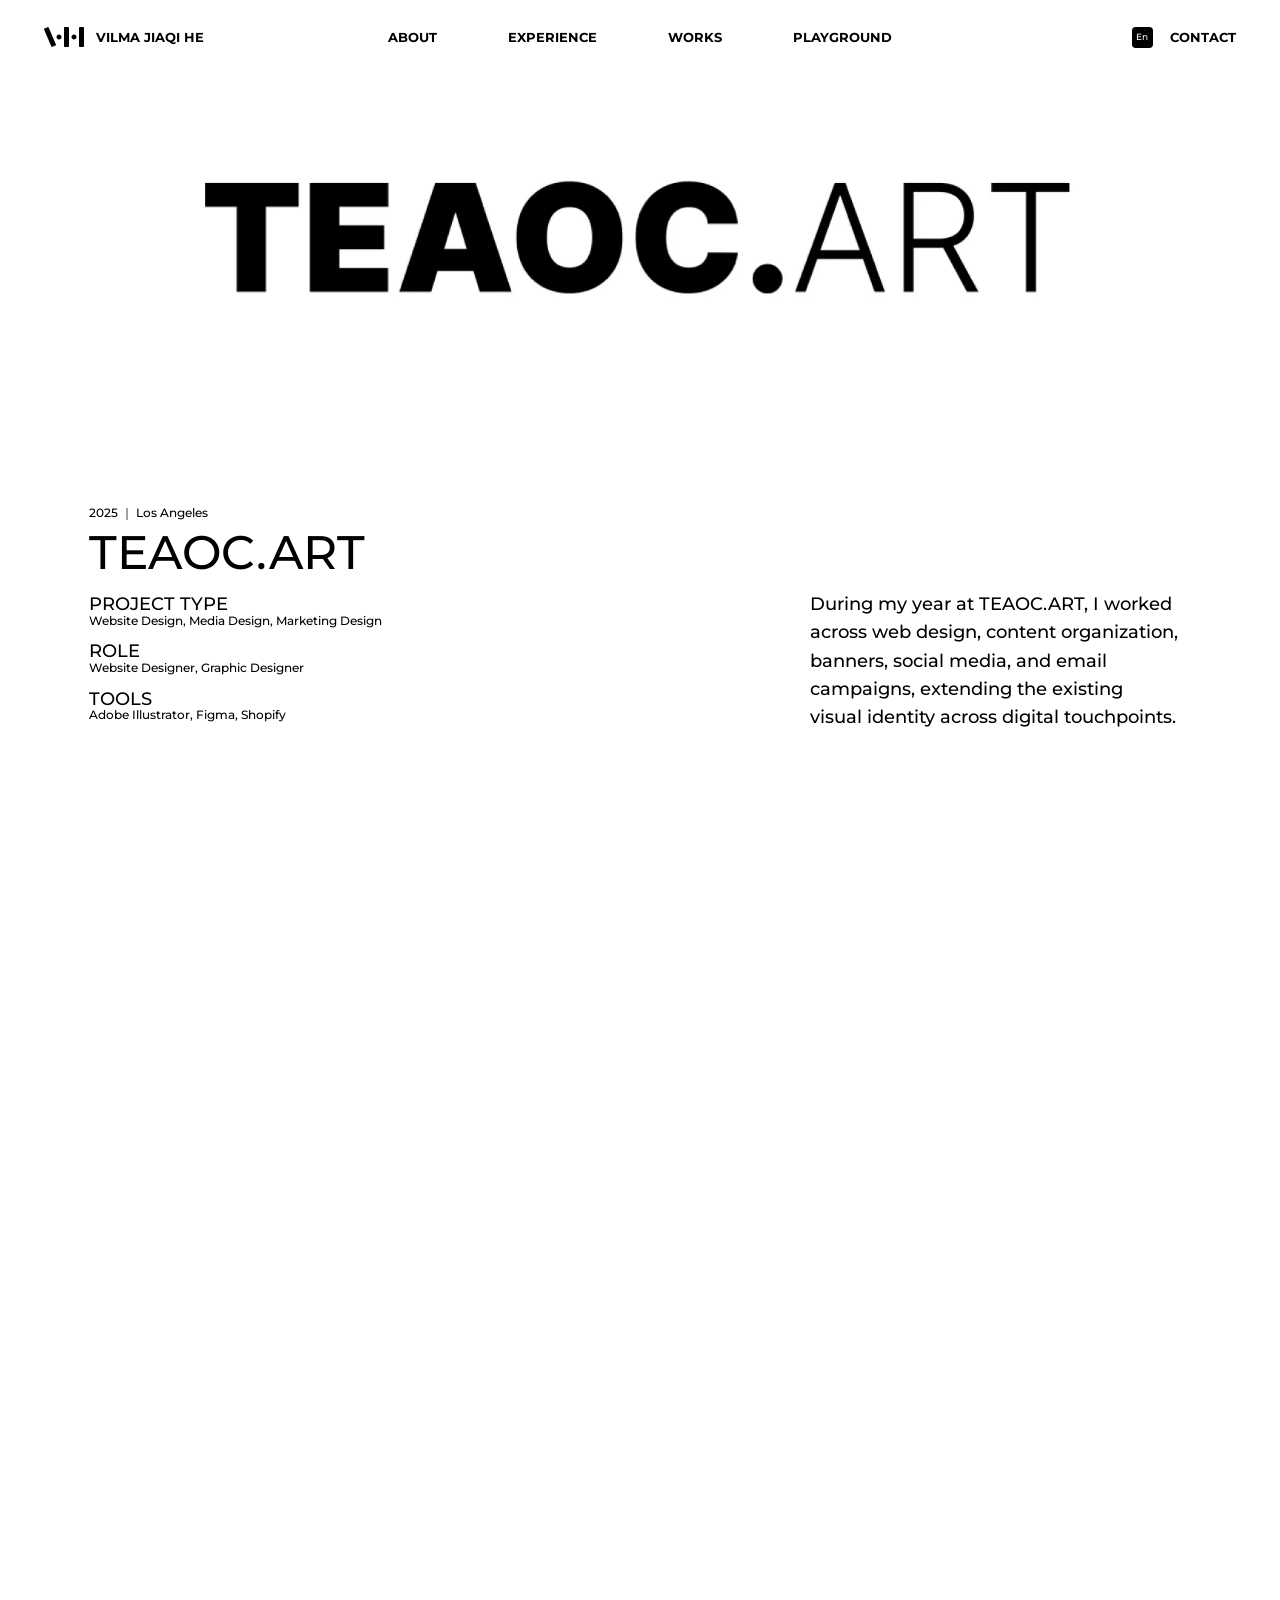
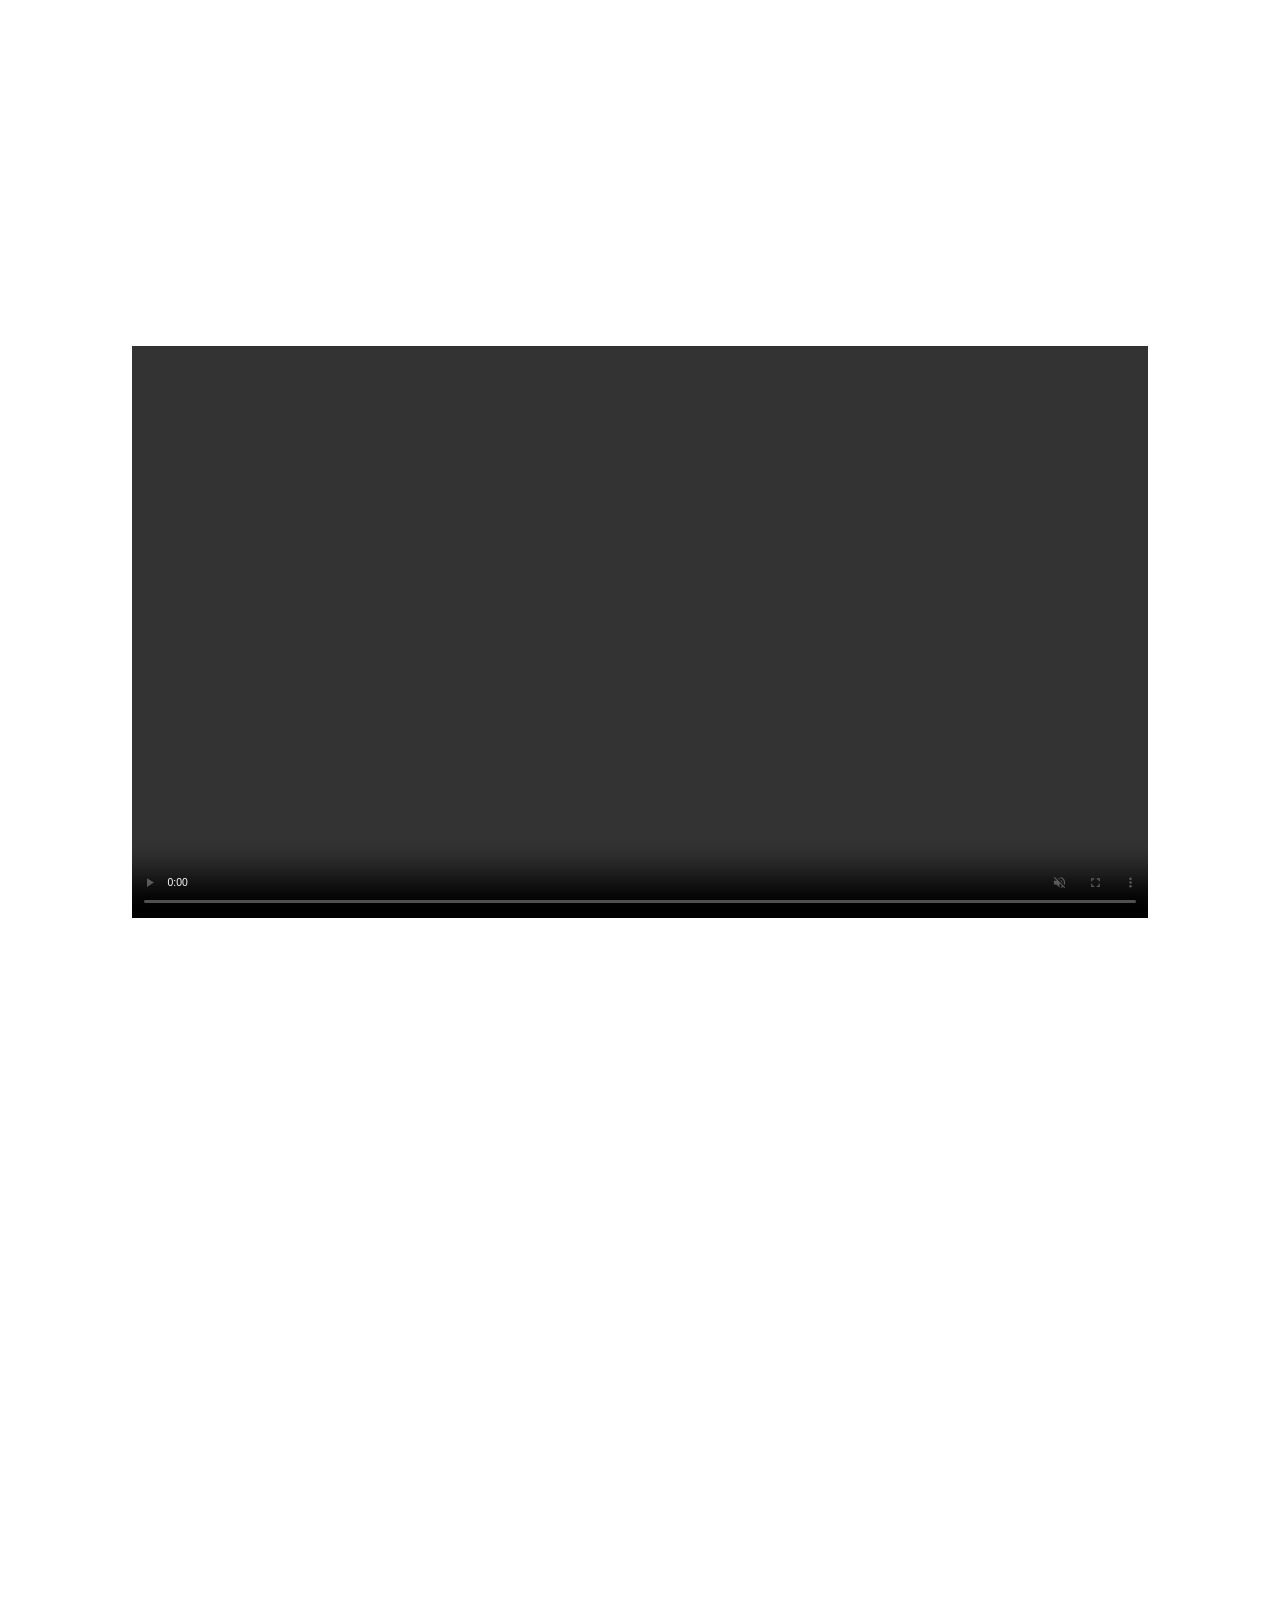
<file: teaoc-art.html>
<!doctype html>
<html lang="en">
<head>
  <script src="entry-reset.js?v=20260901-1"></script>
  <meta charset="UTF-8">
  <meta name="viewport" content="width=device-width, initial-scale=1">
  <title>TEAOC.ART — Vilma Jiaqi He</title>
  <link rel="icon" href="assets/favicon.svg?v=20260904-1" type="image/svg+xml">
  <link rel="preconnect" href="https://fonts.googleapis.com">
  <link rel="preconnect" href="https://fonts.gstatic.com" crossorigin>
  <link href="https://fonts.googleapis.com/css2?family=Montserrat:wght@500;700&display=swap" rel="stylesheet">
  <link rel="stylesheet" href="video.css?v=20260830-3">
  <link rel="stylesheet" href="teaoc-art.css?v=20260831-1">
  <link rel="stylesheet" href="teaoc-spacing.css?v=20260831-1">
  <link rel="stylesheet" href="logo-fix.css?v=20260901-7">
  <link rel="stylesheet" href="subpage-flow-fix.css?v=20260902-2">
</head>
<body data-site-page="project">
  <aside id="contact-card" class="contact-lanyard" aria-hidden="true">
    <div class="lanyard-drop">
      <svg class="lanyard-strap" viewBox="0 -12 360 348" aria-hidden="true"><path class="strap-edge" d="M180 -10 Q180 130 180 315"></path><path class="strap-core" d="M180 -10 Q180 130 180 315"></path><g class="strap-texture-segments"></g><path class="strap-stitch" d="M180 -10 Q180 130 180 315"></path></svg>
      <div class="lanyard-payload"><div class="lanyard-clip"><i></i></div><div class="lanyard-badge">
        <img class="badge-frame-bg" src="assets/badge-background.webp" alt="" loading="lazy" decoding="async"><img class="badge-frame-logo" src="assets/badge-logo.webp" alt="Vilma logo" loading="lazy" decoding="async"><p class="badge-frame-connect">OPEN TO CONNECT :)</p>
        <div class="badge-frame-profile"><p class="badge-frame-name"><span>VILMA JIAQI HE</span><span>何 嘉琪</span></p><p class="badge-frame-role">BRAND · GRAPHIC · UI</p><p class="badge-frame-location">HANGZHOU · DESIGNER</p></div>
        <div class="badge-frame-contact"><p>WeChat:<br>vilma0601_</p><p>TEL:<br>+86 150-3066-8882</p><p>EMAIL:<br>vilmahe0601@outlook.com</p></div><img class="badge-frame-arrow" src="assets/badge-arrow.svg" alt="" loading="lazy" decoding="async"><p class="badge-frame-slogan">LET’s CREATING<br>SOMETHING<br><span>TOGETHER.</span></p>
      </div></div>
    </div>
  </aside>

  <header class="nav project-nav nav-light">
    <a class="brand project-brand" href="index.html?skipSplash=1#home"><img src="assets/logo.svg" alt="VH" loading="lazy" decoding="async"><strong>VILMA JIAQI HE</strong></a>
    <nav><a href="index.html?skipSplash=1#about">ABOUT</a><a href="index.html?skipSplash=1#experience">EXPERIENCE</a><a href="index.html?skipSplash=1#works">WORKS</a><a href="index.html?skipSplash=1#playground">PLAYGROUND</a></nav>
    <div class="nav-end project-nav-end"><button type="button" aria-label="Switch language">En</button><a id="contact-toggle" href="#contact-card" aria-controls="contact-card" aria-expanded="false">CONTACT</a></div>
  </header>

  <main>
    <section class="teaoc-section teaoc-cover">
      <div class="teaoc-hero"><img src="assets/teaoc/hero.webp" alt="TEAOC.ART website" loading="lazy" decoding="async"></div>
      <div class="project-title"><p>2025 ｜ Los Angeles</p><h1>TEAOC.ART</h1></div>
      <dl class="project-meta">
        <div><dt>PROJECT TYPE</dt><dd>Website Design, Media Design, Marketing Design</dd></div>
        <div><dt>ROLE</dt><dd>Website Designer, Graphic Designer</dd></div>
        <div><dt>TOOLS</dt><dd>Adobe Illustrator, Figma, Shopify</dd></div>
      </dl>
      <p class="project-summary">During my year at TEAOC.ART, I worked<br>across web design, content organization,<br>banners, social media, and email<br>campaigns, extending the existing<br>visual identity across digital touchpoints.</p>
    </section>

    <section class="teaoc-section role-section">
      <h2>My Role</h2>
      <p class="section-copy">TEAOC.ART already had an established logo, visual<br>identity, and website system. My role was not to<br>rebrand it, but to maintain, extend, and organize its<br>digital experience within the existing framework.<br><br>Over the year, my work focused on five key areas:</p>
      <div class="role-grid">
        <article><h3>WEB DESIGN</h3><p>Designed and adapted website pages based on new content needs, including layouts for partner galleries.</p></article>
        <article><h3>CONTENT ORGANIZATION</h3><p>Organized artists, artworks, and related information to keep the growing website clear and structured.</p></article>
        <article><h3>EXHIBITION CAMPAIGNS</h3><p>Designed website banners and digital promotional visuals for exhibitions and artworks.</p></article>
        <article><h3>SOCIAL MEDIA</h3><p>Designed Instagram content that maintained brand consistency while adapting to the fast-paced nature of social media browsing.</p></article>
        <article><h3>EMAIL DESIGN</h3><p>Designed email campaigns for exhibitions, artists, and events, creating a clear hierarchy between visual expression and information.</p></article>
      </div>
    </section>

    <section class="teaoc-section website-section">
      <h2>Website</h2>
      <p class="section-copy">Beyond day-to-day website updates, I organized artist<br>and artwork content while refining page layouts<br>within TEAOC.ART’s existing website system. My work<br>focused on creating clear content relationships and<br>consistent visual hierarchy across artists, artworks,<br>exhibitions, and partner galleries.</p>
      <video class="website-composition website-video deferred-video" muted loop playsinline preload="none" data-src="assets/teaoc/website-video.mp4?v=20260831-2" aria-label="TEAOC.ART website and content video"></video>
      <div class="website-devices"><img src="assets/teaoc/website-left.webp" alt="TEAOC.ART mobile website" loading="lazy" decoding="async"><img src="assets/teaoc/website-right.webp" alt="TEAOC.ART desktop website" loading="eager" decoding="async" fetchpriority="high"></div>
    </section>

    <section class="teaoc-section gallery-section">
      <h2>Partner Gallery</h2>
      <p class="section-copy">As TEAOC.ART began collaborating with different<br>galleries, I contributed to the design of partner<br>gallery pages.<br><br>The pages needed to remain consistent with<br>TEAOC.ART’s overall website system while giving<br>each gallery a distinct space to present its identity,<br>artists, and selected works.</p>
      <div class="gallery-grid">
        <img src="assets/teaoc/gallery-1.webp" alt="Partner gallery page 1" loading="lazy" decoding="async"><img src="assets/teaoc/gallery-2.webp" alt="Partner gallery page 2" loading="lazy" decoding="async"><img src="assets/teaoc/gallery-3.webp" alt="Partner gallery page 3" loading="lazy" decoding="async"><img src="assets/teaoc/gallery-4.webp" alt="Partner gallery page 4" loading="lazy" decoding="async"><img src="assets/teaoc/gallery-5.webp" alt="Partner gallery page 5" loading="lazy" decoding="async"><img src="assets/teaoc/gallery-6.webp" alt="Partner gallery page 6" loading="lazy" decoding="async">
      </div>
    </section>

    <section class="teaoc-section social-section">
      <h2>Social Media</h2>
      <p class="section-copy social-intro">Instagram is an important digital touchpoint through<br>which TEAOC.ART maintains an ongoing connection<br>with its audience.</p>
      <div class="social-top"><p>Compared with the website, social media needs to communicate information about artists, artworks, and exhibitions<br>more quickly. Working within the existing<br>visual identity, I used image proportions, typographic hierarchy, and whitespace to<br>keep the content clear and recognizable<br>in a fast-scrolling environment.</p><img src="assets/teaoc/social-1.webp" alt="TEAOC.ART Instagram story" loading="lazy" decoding="async"><img src="assets/teaoc/social-2.webp" alt="TEAOC.ART Instagram story" loading="lazy" decoding="async"></div>
      <div class="social-bottom"><img src="assets/teaoc/social-3.webp" alt="TEAOC.ART social media mockup" loading="lazy" decoding="async"><img src="assets/teaoc/social-4.webp" alt="TEAOC.ART social media layout" loading="eager" decoding="async" fetchpriority="high"></div>
    </section>

    <section class="teaoc-section email-section">
      <h2>Email Design</h2>
      <p class="section-copy">Email campaigns carry more information than<br>social media, including exhibition details, artist<br>features, event dates, and clear calls to action.<br><br>I used an editorial approach to organize longer<br>content through clear hierarchies of headlines,<br>body copy, imagery, and CTAs, while maintaining<br>TEAOC.ART’s artwork-focused visual language.</p>
      <img class="email-composition" src="assets/teaoc/email-composition.webp" alt="TEAOC.ART email campaign design" loading="lazy" decoding="async">
    </section>

    <section class="teaoc-section outcomes-section">
      <h2>Outcomes</h2>
      <p class="section-copy">During my time at TEAOC.ART, I contributed to the<br>design of various digital touchpoints, including the<br>website, exhibition campaigns, social media, and<br>email. I expanded the brand’s content and pages<br>while maintaining a consistent overall visual experience.<br><br>This experience strengthened my ability to work within<br>an established brand system, manage a wide range of<br>visual content, and design across multiple platforms in<br>a professional environment.</p>
    </section>
  </main>
  <script src="project-lanyard.js?v=20260830-1"></script>
  <script src="teaoc-art.js?v=20260831-2"></script>
  <script src="video-hover-controls.js?v=20260904-1"></script>
  <script src="language.js?v=20260901-5"></script>
</body>
</html>
</file>
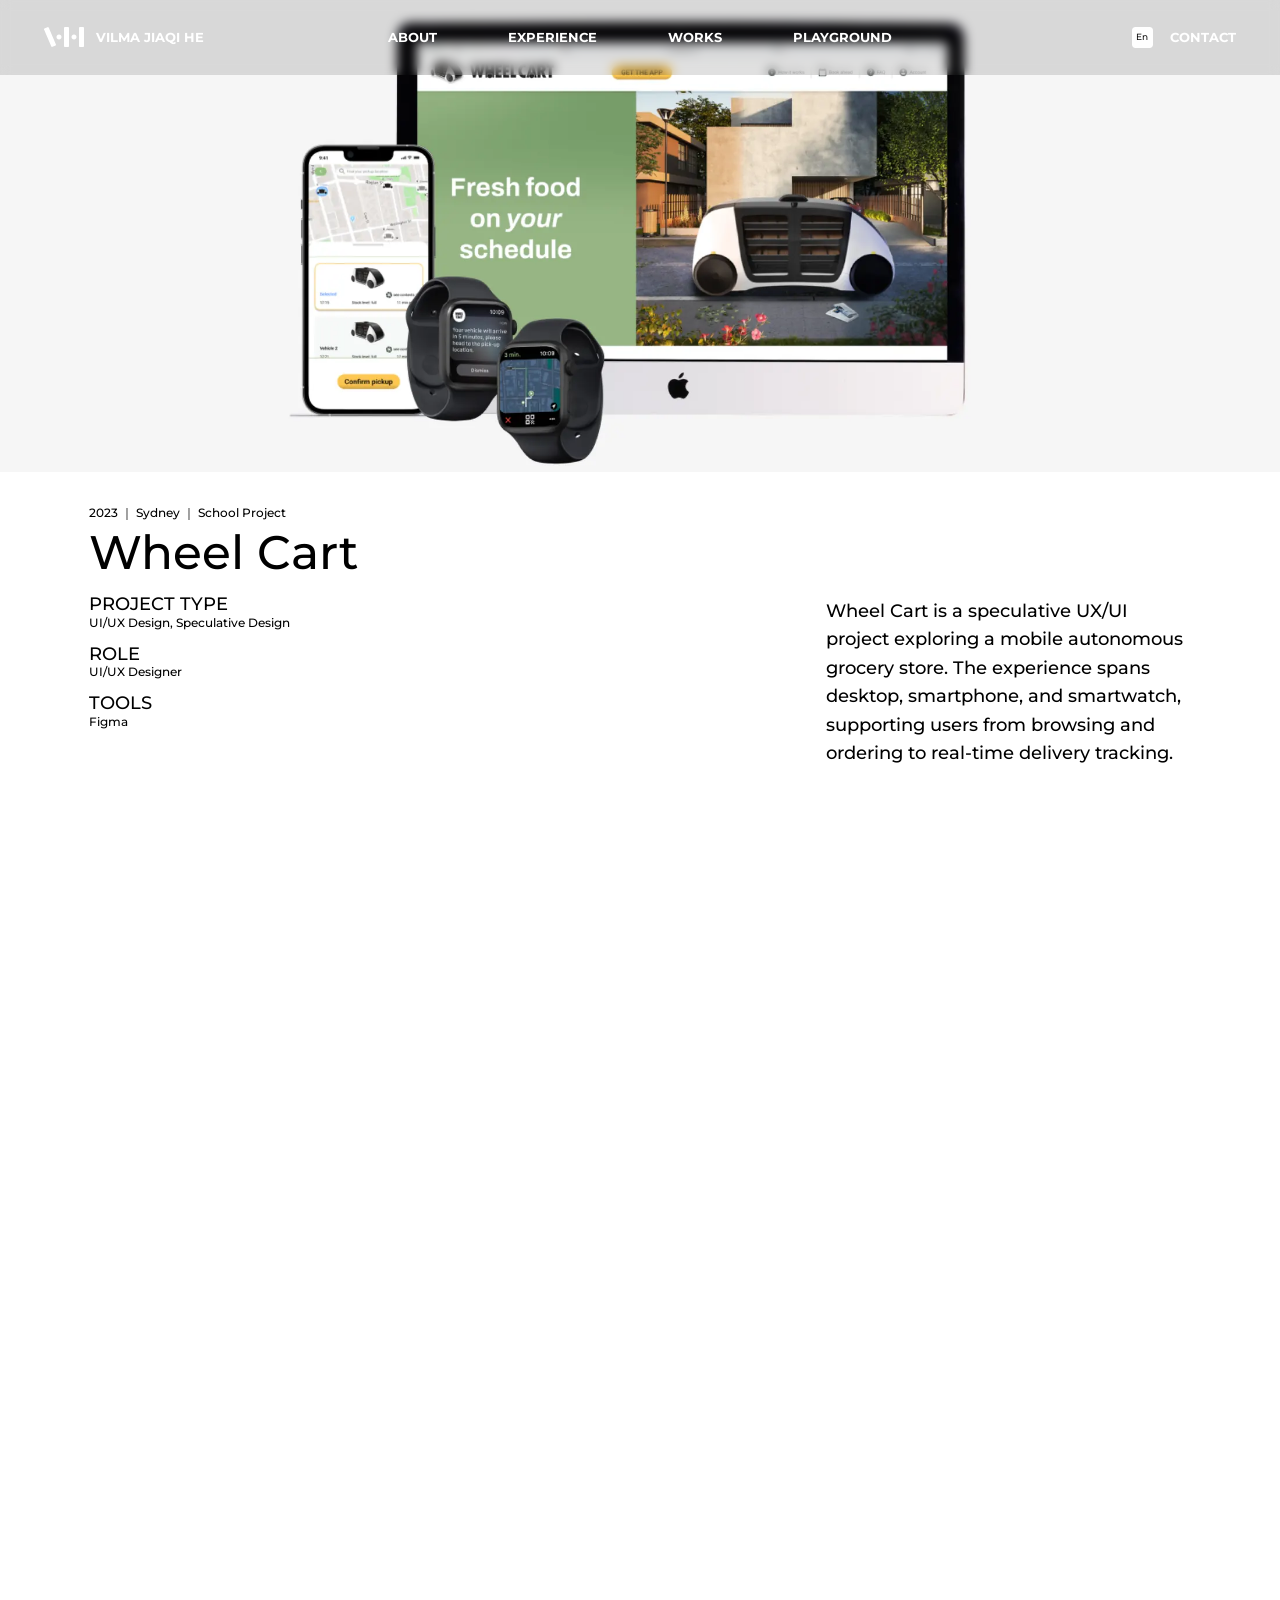
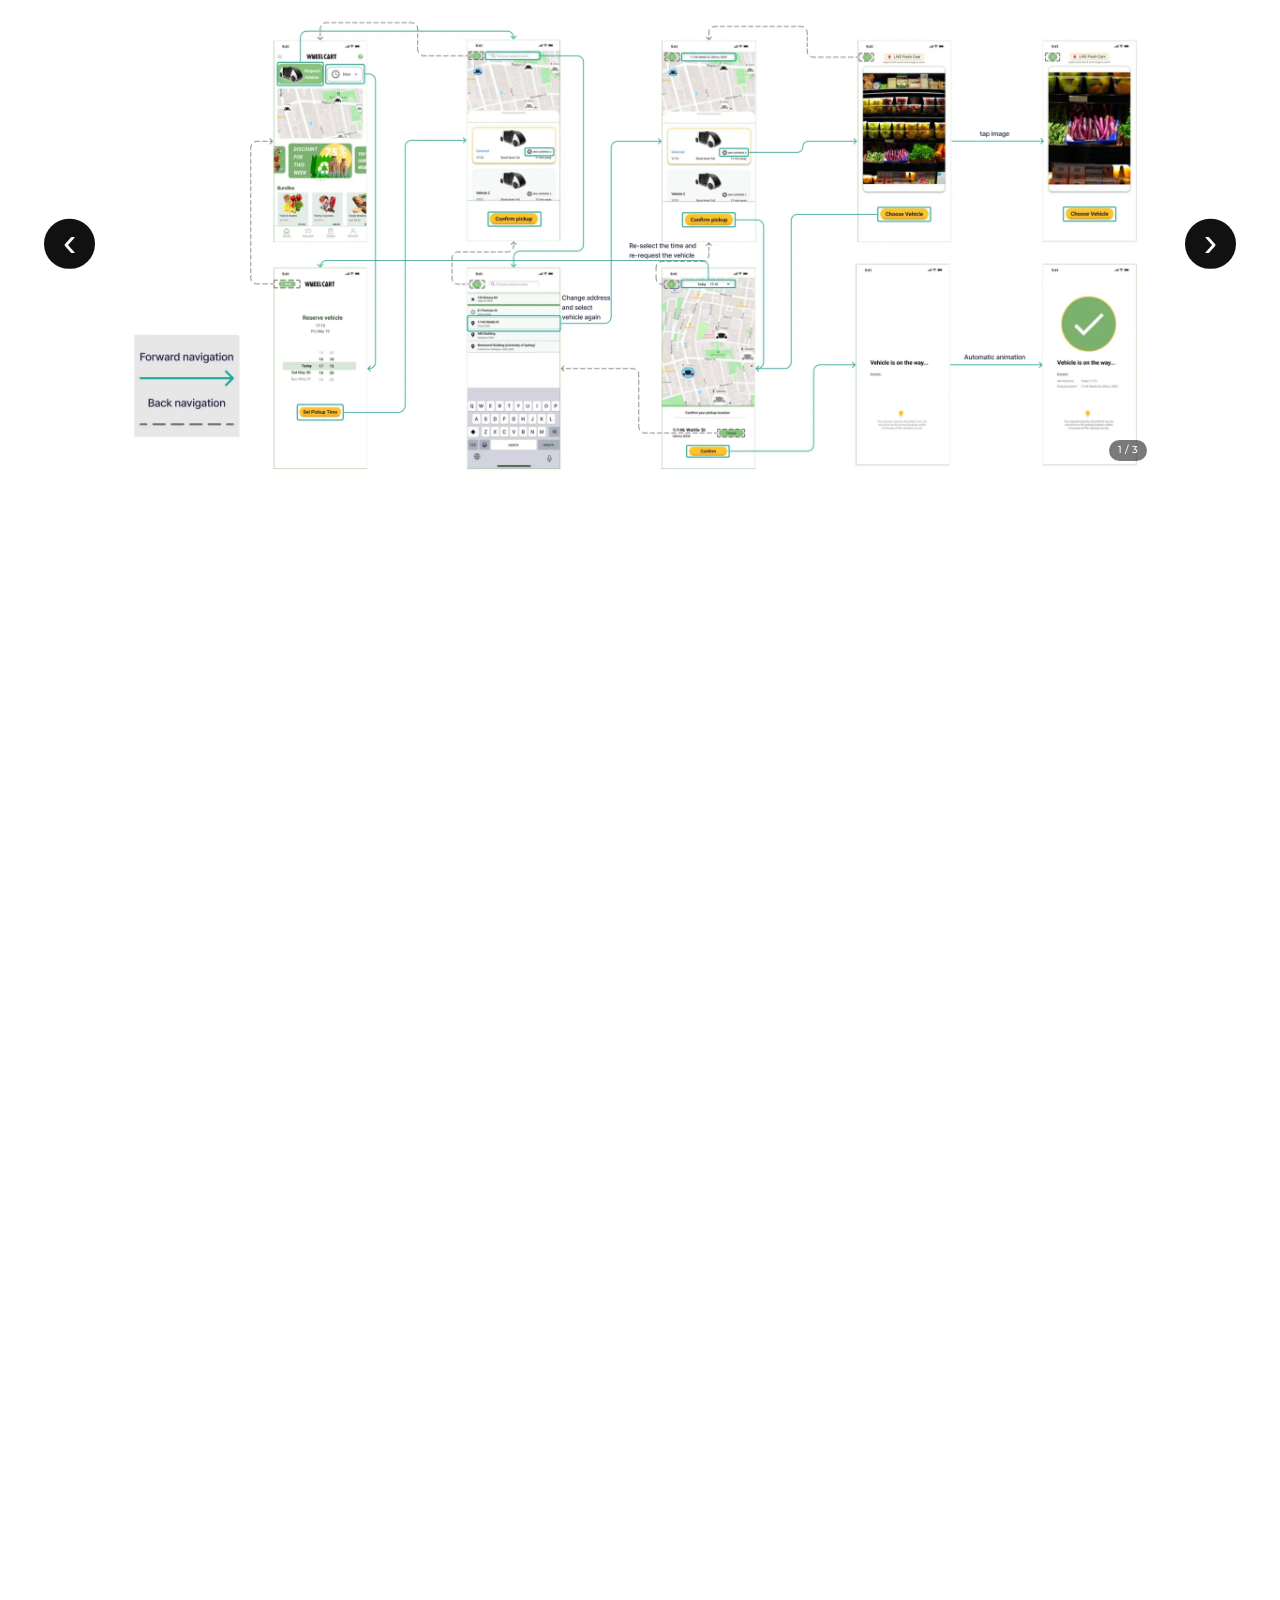
<file: wheel-cart.html>
<!doctype html><html lang="en"><head><script src="entry-reset.js?v=20260901-1"></script>
<meta charset="UTF-8"><meta name="viewport" content="width=device-width,initial-scale=1"><title>Wheel Cart — Vilma Jiaqi He</title>
  <link rel="icon" href="assets/favicon.svg?v=20260904-1" type="image/svg+xml">
<link rel="preconnect" href="https://fonts.googleapis.com"><link rel="preconnect" href="https://fonts.gstatic.com" crossorigin><link href="https://fonts.googleapis.com/css2?family=Montserrat:wght@500;700&display=swap" rel="stylesheet">
<link rel="stylesheet" href="video.css?v=20260830-3"><link rel="stylesheet" href="wheel-cart.css?v=20260901-1"><link rel="stylesheet" href="wheel-cart-spacing.css?v=20260901-6"><link rel="stylesheet" href="logo-fix.css?v=20260901-7"><link rel="stylesheet" href="subpage-flow-fix.css?v=20260902-2">
</head><body data-site-page="project">
<aside id="contact-card" class="contact-lanyard" aria-hidden="true"><div class="lanyard-drop"><svg class="lanyard-strap" viewBox="0 -12 360 348" aria-hidden="true"><path class="strap-edge" d="M180 -10 Q180 130 180 315"></path><path class="strap-core" d="M180 -10 Q180 130 180 315"></path><g class="strap-texture-segments"></g><path class="strap-stitch" d="M180 -10 Q180 130 180 315"></path></svg><div class="lanyard-payload"><div class="lanyard-clip"><i></i></div><div class="lanyard-badge"><img class="badge-frame-bg" src="assets/badge-background.webp" alt="" loading="lazy" decoding="async"><img class="badge-frame-logo" src="assets/badge-logo.webp" alt="Vilma logo" loading="lazy" decoding="async"><p class="badge-frame-connect">OPEN TO CONNECT :)</p><div class="badge-frame-profile"><p class="badge-frame-name"><span>VILMA JIAQI HE</span><span>何 嘉琪</span></p><p class="badge-frame-role">BRAND · GRAPHIC · UI</p><p class="badge-frame-location">HANGZHOU · DESIGNER</p></div><div class="badge-frame-contact"><p>WeChat:<br>vilma0601_</p><p>TEL:<br>+86 150-3066-8882</p><p>EMAIL:<br>vilmahe0601@outlook.com</p></div><img class="badge-frame-arrow" src="assets/badge-arrow.svg" alt="" loading="lazy" decoding="async"><p class="badge-frame-slogan">LET’s CREATING<br>SOMETHING<br><span>TOGETHER.</span></p></div></div></div></aside>
<header class="project-nav nav-dark"><a class="project-brand" href="index.html?skipSplash=1#home"><img src="assets/logo.svg" alt="VH" loading="lazy" decoding="async"><strong>VILMA JIAQI HE</strong></a><nav><a href="index.html?skipSplash=1#about">ABOUT</a><a href="index.html?skipSplash=1#experience">EXPERIENCE</a><a href="index.html?skipSplash=1#works">WORKS</a><a href="index.html?skipSplash=1#playground">PLAYGROUND</a></nav><div class="project-nav-end"><button type="button" aria-label="Switch language">En</button><a id="contact-toggle" href="#contact-card" aria-controls="contact-card" aria-expanded="false">CONTACT</a></div></header>
<main>
<section class="wc-section cover"><div class="hero"><img src="assets/wheel-cart/hero.webp" alt="Wheel Cart multi-device experience" loading="eager" decoding="async" fetchpriority="high"></div><div class="project-title"><p>2023 ｜ Sydney ｜ School Project</p><h1>Wheel Cart</h1></div><dl class="project-meta"><div><dt>PROJECT TYPE</dt><dd>UI/UX Design, Speculative Design</dd></div><div><dt>ROLE</dt><dd>UI/UX Designer</dd></div><div><dt>TOOLS</dt><dd>Figma</dd></div></dl><p class="project-summary">Wheel Cart is a speculative UX/UI<br>project exploring a mobile autonomous<br>grocery store. The experience spans desktop, smartphone, and smartwatch,<br>supporting users from browsing and<br>ordering to real-time delivery tracking.</p></section>
<section class="wc-section vision"><h2>Vision</h2><p class="section-copy vision-copy">Wheel Cart explores the future of grocery shopping<br>through a mobile autonomous store. Combining<br>speculative research and emerging technologies, the<br>project creates a connected experience across<br>desktop, smartphone, and smartwatch, reimagining<br>grocery shopping as a more convenient and flexible<br>on-demand service.</p><blockquote>“Bring Groceries Into Your Future.”</blockquote><h2 class="context-heading">Context &amp; Challenge</h2><p class="section-copy context-copy">As autonomous mobility and on-demand services<br>continue to evolve, grocery shopping has the<br>potential to move beyond fixed retail spaces.<br>However, introducing an autonomous mobile store<br>also creates new challenges around trust, product<br>quality, service transparency, and<br>cross-device interaction.</p><div class="challenge"><div><p><strong>How Might We</strong> design a seamless multi-device experience that allows users to explore, order, and receive groceries effortlessly across desktop, smartphone, and smartwatch?</p><p><strong>How Might We</strong> build trust and confidence in autonomous grocery shopping by clearly communicating product freshness, delivery status, and vehicle functions?</p></div><img src="assets/wheel-cart/context.webp" alt="Wheel Cart research insights" loading="lazy" decoding="async"></div></section>
<section class="wc-section users-section"><h2>Users</h2><div class="users"><img src="assets/wheel-cart/users.webp" alt="Wheel Cart user personas" loading="lazy" decoding="async"><div class="persona-labels"><span>Time-sensitive younger users</span><span>Older users with mobility and convenience needs</span></div></div><h2 class="flow-heading">Experience Flow</h2><p class="section-copy flow-copy">The experience connects browsing, vehicle requests,<br>delivery tracking, and handover across<br>multiple devices.</p><div class="flow-carousel" aria-label="Experience Flow slideshow"><div class="flow-carousel-viewport"><div class="flow-carousel-track"><img src="assets/wheel-cart/flow.webp" alt="Cross-device experience flow" loading="lazy" decoding="async"><img src="assets/wheel-cart/flow-desktop.webp" alt="Desktop experience flow" loading="lazy" decoding="async"><img src="assets/wheel-cart/flow-watch.webp" alt="Smartwatch experience flow" loading="lazy" decoding="async"></div></div><button class="flow-carousel-button previous" type="button" aria-label="Previous slide"><span>‹</span></button><button class="flow-carousel-button next" type="button" aria-label="Next slide"><span>›</span></button><div class="flow-carousel-status" aria-live="polite">1 / 3</div></div></section>
<section class="wc-section system-section"><h2>Design System</h2><p class="section-copy">The design system establishes a consistent visual<br>language across desktop, smartphone, and<br>smartwatch experiences. A shared set of colors,<br>typography, components, and interface patterns<br>helps maintain clarity and familiarity while allowing<br>each device to adapt to its specific<br>interaction context.</p><div class="system-images"><img src="assets/wheel-cart/system-left.webp" alt="Wheel Cart design system components" loading="lazy" decoding="async"><img src="assets/wheel-cart/system-right.webp" alt="Wheel Cart design system styles" loading="lazy" decoding="async"></div><h2 class="digital-heading">Digital Experiences</h2><article class="device phone"><h3>Smartphone ｜ the primary touchpoint</h3><div><img src="assets/wheel-cart/phone.webp" alt="Wheel Cart smartphone screens" loading="lazy" decoding="async"><p>The smartphone serves as the primary touchpoint for calling the autonomous store, browsing available products, monitoring food freshness, and tracking delivery in real time.</p></div></article><article class="device desktop"><h3>Desktop</h3><div><p>The desktop experience supports grocery browsing, vehicle selection, and account management through clear navigation and consistent interface patterns, helping users complete key tasks with minimal friction.</p><div class="desktop-carousel" aria-label="Desktop interface slideshow"><div class="desktop-carousel-viewport"><div class="desktop-carousel-track"><img src="assets/wheel-cart/desktop.webp" alt="Wheel Cart desktop interface" loading="lazy" decoding="async"><img src="assets/wheel-cart/desktop-account.webp" alt="Wheel Cart desktop account interface" loading="lazy" decoding="async"><img src="assets/wheel-cart/desktop-app-overlay.webp" alt="Wheel Cart desktop app download overlay" loading="lazy" decoding="async"></div></div><button class="desktop-carousel-button previous" type="button" aria-label="Previous desktop slide"><span>‹</span></button><button class="desktop-carousel-button next" type="button" aria-label="Next desktop slide"><span>›</span></button><div class="desktop-carousel-status" aria-live="polite">1 / 3</div></div></div></article><article class="device watch"><h3>Smartwatch</h3><div><img src="assets/wheel-cart/watch.webp" alt="Wheel Cart smartwatch interface" loading="lazy" decoding="async"><p>The smartwatch experience provides glanceable updates and simplified controls during last-mile delivery and order handover, allowing users to check status and complete key actions without opening their phone.</p></div></article></section>
<section class="wc-section outcome"><h2>Outcome</h2><p class="section-copy">This project strengthened my ability to translate speculative research into practical design decisions. By working across multiple devices, I also learned how to create a cohesive user experience while adapting interactions to different contexts and user needs.</p></section>
</main><script src="project-lanyard.js?v=20260830-1"></script><script src="wheel-cart.js?v=20260901-1"></script><script src="wheel-cart-carousel.js?v=20260901-1"></script><script src="wheel-cart-desktop-carousel.js?v=20260901-1"></script><script src="language.js?v=20260901-5"></script></body></html>
</file>
<file: video.css>
html.splash-active {
  overflow: hidden;
}

.splash {
  position: fixed;
  inset: 0;
  z-index: 1000;
  width: 1728px;
  height: var(--scaled-viewport-height, 100vh);
  overflow: hidden;
  background: #000;
  opacity: 1;
  transition: opacity .65s ease, visibility .65s ease;
}

.splash.is-leaving {
  opacity: 0;
  visibility: hidden;
  pointer-events: none;
}

.splash video {
  width: 100%;
  height: 100%;
  object-fit: cover;
  display: block;
}

.splash button {
  position: absolute;
  right: 32px;
  bottom: 28px;
  border: 1px solid rgba(255,255,255,.75);
  border-radius: 999px;
  padding: 9px 18px;
  color: #fff;
  background: rgba(0,0,0,.25);
  font: 700 13px/1 Montserrat, Arial, sans-serif;
  letter-spacing: .08em;
  cursor: pointer;
  backdrop-filter: blur(8px);
}

.hero-video,
.video-shade {
  position: fixed;
  inset: 0;
  width: 1728px;
  height: var(--scaled-viewport-height, 100vh);
  pointer-events: none;
}

.contact-lanyard {
  position: fixed;
  inset: 0;
  z-index: 19;
  width: 1728px;
  height: var(--scaled-viewport-height, 100vh);
  overflow: hidden;
  pointer-events: none;
  perspective: 1400px;
  clip-path: inset(101px 0 0 0);
}

.lanyard-drop {
  position: absolute;
  top: 0;
  left: 76%;
  width: 360px;
  height: 780px;
  translate: -50% -104%;
  transform-origin: 50% 0;
  transition: translate .9s cubic-bezier(.16,.8,.22,1);
  pointer-events: auto;
  will-change: transform, translate;
}

.contact-lanyard.open .lanyard-drop {
  translate: -50% 0;
}

.contact-lanyard.open .lanyard-drop.dropping {
  animation: lanyard-drop-in 1.35s cubic-bezier(.14,.78,.18,1) both;
}

.contact-lanyard.open .lanyard-drop.dragging {
  animation: none !important;
}

.lanyard-strap {
  position: absolute;
  top: 0;
  left: 0;
  width: 360px;
  height: 336px;
  overflow: visible;
  filter: drop-shadow(0 10px 8px rgba(0,0,0,.4));
}

.lanyard-strap path {
  fill: none;
  stroke-linecap: round;
  vector-effect: non-scaling-stroke;
}

.strap-edge { stroke: rgba(255,255,255,.3); stroke-width: 46; }
.strap-core { stroke: #0b0b0b; stroke-width: 42; }
.strap-texture-segments { pointer-events: none; }
.strap-texture-segment { overflow: hidden; }
.strap-stitch { stroke: rgba(255,255,255,.16); stroke-width: 1.2; stroke-dasharray: 3 9; }

.lanyard-payload {
  position: absolute;
  top: 286px;
  left: 0;
  width: 360px;
  height: 492px;
  transform-origin: 50% 29px;
  will-change: transform;
}

.lanyard-clip {
  position: absolute;
  top: 0;
  left: 50%;
  width: 28px;
  height: 58px;
  translate: -50% 0;
  border: 0;
  background: transparent;
  box-shadow: none;
}

.lanyard-clip i {
  position: absolute;
  left: 50%;
  top: 15px;
  width: 8px;
  height: 38px;
  translate: -50% 0;
  border-radius: 5px;
  background: linear-gradient(90deg,#090909,#3a3a3a 48%,#080808);
  box-shadow: inset 1px 0 rgba(255,255,255,.18), 0 4px 7px rgba(0,0,0,.45);
}

.lanyard-clip::before {
  content: "";
  position: absolute;
  left: 50%;
  top: -5px;
  width: 20px;
  height: 20px;
  translate: -50% 0;
  border: 5px solid #111;
  border-radius: 50%;
  background: #050505;
  box-shadow: inset 2px 2px 2px rgba(255,255,255,.15), 0 3px 6px rgba(0,0,0,.5);
}

.lanyard-clip::after {
  content: "";
  position: absolute;
  left: 50%;
  bottom: 0;
  width: 18px;
  height: 10px;
  translate: -50% 0;
  border: 4px solid #111;
  border-top: 0;
  border-radius: 0 0 8px 8px;
}

.lanyard-badge {
  --badge-rotate-x: 0deg;
  --badge-rotate-y: 0deg;
  position: absolute;
  top: 54px;
  left: 0;
  width: 360px;
  height: 438px;
  padding: 0;
  display: block;
  color: #fff;
  background: transparent;
  border: 0;
  border-radius: 0;
  box-shadow: none;
  filter: drop-shadow(0 28px 35px rgba(0,0,0,.5));
  transform: rotateX(var(--badge-rotate-x)) rotateY(var(--badge-rotate-y));
  transform-style: preserve-3d;
  transition: transform .18s ease-out, border-color .25s ease;
  cursor: grab;
  touch-action: none;
  user-select: none;
  overflow: visible;
  scale: 1.025;
}

.badge-frame-bg {
  position: absolute;
  inset: 0;
  width: 100%;
  height: 100%;
  display: block;
  object-fit: fill;
  pointer-events: none;
  user-select: none;
}

.badge-frame-logo {
  position: absolute;
  left: 7.73%;
  top: 5.12%;
  width: 10.63%;
  height: 4.47%;
  object-fit: contain;
  pointer-events: none;
}

.badge-frame-connect {
  position: absolute;
  left: 57.73%;
  top: 5.12%;
  width: 34.45%;
  color: #fff;
  font-size: 11.39px;
  font-weight: 400;
  line-height: 1;
  white-space: nowrap;
}

.badge-frame-profile {
  position: absolute;
  left: 28.12%;
  top: 17.03%;
  width: 40.33%;
  display: grid;
  gap: 10.12px;
  font-weight: 500;
  line-height: 1;
}

.badge-frame-name {
  display: flex;
  align-items: center;
  gap: 11.39px;
  color: #fff;
  font-size: 11.39px;
  white-space: nowrap;
}

.badge-frame-role,
.badge-frame-location {
  font-size: 7.59px;
  white-space: nowrap;
}

.badge-frame-role { color: #84DEFF; }
.badge-frame-location { color: #A5A6A6; }

.badge-frame-contact {
  position: absolute;
  left: 28.12%;
  top: 39.61%;
  width: 48%;
  display: grid;
  gap: 20.25px;
  color: #fff;
  font-size: 11.39px;
  font-weight: 500;
  line-height: 1;
  white-space: nowrap;
}

.badge-frame-contact p { margin: 0; }

.badge-frame-arrow {
  position: absolute;
  left: 78.91%;
  top: 48.85%;
  width: 15.29%;
  height: 8.87%;
  object-fit: contain;
  transform: rotate(135deg);
  transform-origin: center;
  pointer-events: none;
}

.badge-frame-slogan {
  position: absolute;
  left: 5.89%;
  top: 81.67%;
  width: 47.36%;
  color: #fff;
  font-size: 20.25px;
  font-weight: 500;
  line-height: 1;
}

.badge-frame-slogan span { color: #84DEFF; }

.lanyard-badge:hover { filter: drop-shadow(0 28px 40px rgba(132,222,255,.2)); }
.lanyard-badge:active { cursor: grabbing; }

.badge-topline {
  display: flex;
  justify-content: space-between;
  align-items: center;
  font-size: 12px;
  letter-spacing: .14em;
}

.badge-topline img { width: 48px; }

.badge-center {
  flex: 1;
  display: flex;
  align-items: center;
  border-bottom: 1px solid rgba(255,255,255,.25);
}

.badge-center p {
  font-size: 38px;
  font-weight: 700;
  line-height: .98;
}

.badge-center p span { color: #84DEFF; }

.badge-footer {
  padding-top: 20px;
  display: grid;
  gap: 7px;
}

.badge-footer strong { font-size: 17px; }
.badge-footer span { color: #84DEFF; font-size: 11px; letter-spacing: .1em; }
.badge-footer small { color: rgba(255,255,255,.65); font-size: 10px; }

@keyframes lanyard-drop-in {
  0% { translate: -50% -104%; }
  52% { translate: -50% 9%; }
  68% { translate: -50% -5%; }
  80% { translate: -50% 3%; }
  90% { translate: -50% -1.4%; }
  100% { translate: -50% 0; }
}

.hero-video {
  z-index: 0;
  object-fit: cover;
  background: #000;
}

.video-shade {
  z-index: 1;
  background: rgba(0,0,0,.2);
}

main {
  position: relative;
  z-index: 2;
}

.nav {
  transition: color .38s ease, background-color .38s ease;
}

.nav.nav-dark {
  color: #fff;
  background-color: rgba(0,0,0,.12);
}

.nav.nav-light {
  color: #000;
  background-color: rgba(255,255,255,.12);
}

.nav.nav-dark button {
  color: #111;
  background-color: #fff;
}

.nav.nav-light button {
  color: #fff;
  background-color: #000;
}

body,
.panel,
.education,
.experience,
.works,
.playground,
.face,
.floating,
.forest {
  background-color: transparent !important;
  background-image: none !important;
}

.works::before,
.playground::before {
  background: rgba(0,0,0,.18) !important;
}

@media (prefers-reduced-motion: reduce) {
  .splash { transition-duration: .01ms; }
}

.nav a,
.nav button {
  transition: color .22s ease, background-color .22s ease, border-color .22s ease;
}

.brand {
  position: relative;
}

.brand img {
  opacity: 0;
}

.brand::before {
  content: "";
  position: absolute;
  left: 0;
  top: 50%;
  width: 53px;
  height: 27px;
  translate: 0 -50%;
  background-color: currentColor;
  -webkit-mask: url('assets/logo.svg') center / contain no-repeat;
  mask: url('assets/logo.svg') center / contain no-repeat;
  transition: background-color .22s ease;
}

.nav a:hover,
.nav a:focus-visible,
.nav a.active,
.nav a[aria-current="page"] {
  color: #84DEFF;
}

.nav button:hover,
.nav button:focus-visible {
  background-color: #84DEFF;
}

.nav.nav-dark button:hover,
.nav.nav-dark button:focus-visible {
  color: #111;
  background-color: #84DEFF;
}

.nav.nav-light button:hover,
.nav.nav-light button:focus-visible {
  color: #fff;
  background-color: #84DEFF;
}

.works .card {
  transition: border-color .28s ease, scale .28s cubic-bezier(.2,.75,.25,1), box-shadow .28s ease;
  transform-origin: center;
}

.works .card:hover,
.works .card:focus-within {
  border-color: #84DEFF;
  scale: 1.025;
  box-shadow: 0 14px 36px rgba(0,0,0,.24);
  z-index: 2;
}

@media (prefers-reduced-motion: reduce) {
  .works .card { transition: border-color .01ms; }
  .works .card:hover,
  .works .card:focus-within { scale: 1; }
}

.reveal {
  opacity: 0;
  translate: 0 42px;
  filter: blur(7px);
  will-change: opacity, translate, filter;
}

.reveal.visible {
  animation: content-reveal .9s cubic-bezier(.2,.75,.25,1) var(--reveal-delay, 0ms) both !important;
}

@keyframes content-reveal {
  0% {
    opacity: 0;
    translate: 0 42px;
    filter: blur(7px);
  }
  100% {
    opacity: 1;
    translate: 0 0;
    filter: blur(0);
  }
}

@media (prefers-reduced-motion: reduce) {
  .reveal,
  .reveal.visible {
    opacity: 1;
    translate: none;
    filter: none;
    animation: none !important;
  }
}
</file>
<file: kuku-make.css>
:root{--paper:#ece9e0;--ink:#000;--blue:#84deff}*{box-sizing:border-box}html{scroll-behavior:smooth;background:var(--paper)}body{margin:0;background:var(--paper)!important;color:var(--ink);font-family:Montserrat,Arial,sans-serif;font-weight:500;overflow-x:hidden}a{color:inherit;text-decoration:none}p,h1,h2,figure,dl,dd{margin:0}img{display:block;max-width:100%}.sr-only{position:absolute!important;width:1px!important;height:1px!important;padding:0!important;margin:-1px!important;overflow:hidden!important;clip:rect(0,0,0,0)!important;white-space:nowrap!important;border:0!important}
.project-nav{position:fixed;z-index:100;top:0;left:0;width:100%;height:101px;padding:36px 60px;display:flex;align-items:center;justify-content:space-between;background:rgba(255,255,255,.1);backdrop-filter:blur(7.15px);font-size:18px;font-weight:700}.project-brand{display:flex;align-items:center;gap:16px;white-space:nowrap}.project-brand img{width:53px;height:27px}.project-nav nav{position:absolute;left:50%;transform:translateX(-50%);display:flex;gap:96px}.project-nav a{transition:color .2s ease}.project-nav a:hover,.project-nav a.active{color:var(--blue)}.project-nav-end{display:flex;gap:23px;align-items:center}.project-nav-end button{width:28px;height:28px;border:0;border-radius:5px;background:#000;color:#fff;font:500 16px Montserrat}
.project-nav{color:#000;transition:color .38s ease,background-color .38s ease}.project-nav.nav-dark{color:#fff;background:rgba(0,0,0,.12)}.project-nav.nav-light{color:#000;background:rgba(255,255,255,.1)}.project-nav.nav-dark .project-nav-end button{color:#111;background:#fff}.project-nav.nav-light .project-nav-end button{color:#fff;background:#000}.project-nav.nav-dark .project-nav-end button:hover,.project-nav.nav-dark .project-nav-end button:focus-visible{color:#111;background:#84deff}.project-nav.nav-light .project-nav-end button:hover,.project-nav.nav-light .project-nav-end button:focus-visible{color:#fff;background:#84deff}.project-nav .brand:hover,.project-nav .brand:focus-visible{color:#84deff}.contact-lanyard{z-index:99;height:var(--scaled-viewport-height,100vh)}.mission-grid figure:first-child img{object-position:center center}
.project-page{position:relative;width:100%;height:1117px;overflow:hidden;background:var(--paper)}.project-page h2{position:absolute;left:120px;top:124px;font-size:36px;line-height:1;font-weight:500}.cover-image{width:100%;height:637px;object-fit:cover}.project-title{position:absolute;left:120px;top:681px;width:475px}.project-title p{font-size:16px}.project-title h1{margin-top:8px;font-size:64px;line-height:1;font-weight:500}.project-meta{position:absolute;left:120px;top:803px;width:475px;display:flex;flex-direction:column;gap:20px}.project-meta div{display:grid;gap:4px}.project-meta dt{font-size:24px}.project-meta dd{font-size:16px}.project-summary{position:absolute;left:1093px;top:801px;width:515px;font-size:24px;line-height:1.2}
.section-copy{position:absolute;left:949px;top:134px;width:659px;font-size:24px;line-height:1.2}.mission-grid{position:absolute;left:178px;top:381px;width:1372px;display:grid;grid-template-columns:422px 411px 411px;gap:64px}.mission-grid figure{height:617px;position:relative;overflow:hidden}.mission-grid img{width:100%;height:100%;object-fit:cover}.mission-grid figcaption{position:absolute;left:50%;bottom:90px;transform:translateX(-50%);width:300px;text-align:center;color:#fff;font-size:36px;font-weight:800}.feature-image{position:absolute;left:50%;transform:translateX(-50%);object-fit:cover}.logo-design{top:306px;width:1372px;height:688px}.color-palette{top:370px;width:1372px;height:606px}.typography-copy{left:985px;width:623px}.typography{top:307px;width:1372px;height:772px;object-fit:contain}
.type-carousel{position:absolute;left:0;top:307px;width:1728px;height:772px}.type-carousel-viewport{position:absolute;left:178px;top:0;width:1372px;height:772px;overflow:hidden;background:#fff}.type-carousel-track{height:100%;display:flex;transition:transform .7s cubic-bezier(.22,.75,.2,1);will-change:transform}.type-carousel-track img{width:1372px;height:772px;flex:0 0 1372px;object-fit:cover}.type-carousel-button{position:absolute;top:50%;translate:0 -50%;width:68px;height:68px;border:0;border-radius:50%;display:grid;place-items:center;color:#fff;background:#111;font:300 54px/1 Arial,sans-serif;cursor:pointer;transition:color .22s ease,background-color .22s ease,scale .22s ease}.type-carousel-button:hover,.type-carousel-button:focus-visible{color:#111;background:#84deff;scale:1.07}.type-carousel-button.previous{left:60px}.type-carousel-button.next{right:60px}.type-carousel-button span{display:block;translate:0 -3px}.type-carousel-status{position:absolute;right:180px;bottom:14px;padding:7px 12px;border-radius:999px;color:#fff;background:rgba(0,0,0,.52);font-size:14px;line-height:1}
.website{height:2083px}.website-layout{position:absolute;left:178px;top:346px;width:1372px;display:flex;flex-direction:column;gap:80px}.website-placeholder{width:100%;aspect-ratio:1372/758;border:1px solid #a51118;border-radius:21px;overflow:hidden;background:#ece9e0;transform:translateZ(0);contain:paint}.website-video{display:block;width:100%;height:100%;object-fit:cover;object-position:center;border-radius:20px;scale:1.025;transform:translateZ(0);backface-visibility:hidden;will-change:transform}.prototype-row{display:flex;align-items:center;justify-content:center;gap:90px}.prototype-row img:first-child{width:518px;height:507px;object-fit:cover}.prototype-row img:last-child{width:764px;height:764px;object-fit:cover}
.outcomes{height:auto;padding-top:251px;padding-bottom:120px;overflow:visible}.outcomes-grid{position:relative;left:178px;top:auto;width:1372px;display:flex;flex-direction:column;align-items:center;gap:46px}.poster-row,.box-row,.room-row{width:100%;display:flex;align-items:center}.poster-row{gap:77px}.poster-row img:first-child{width:668px;height:835px;object-fit:cover}.poster-row img:last-child{width:626px;height:835px;object-fit:cover}.box-row{gap:121px}.box-row img:first-child{width:470px;height:439px;object-fit:cover}.box-row img:last-child{width:781px;height:628px;object-fit:cover}.room-row{gap:91px}.room-row>div{position:relative;width:881px;height:472px;overflow:hidden}.room-row>div img{position:absolute;left:-.01%;top:-39.94%;width:100.02%;max-width:none;height:139.94%;object-fit:fill}.room-row>img{width:399px;height:399px;object-fit:cover}.interior-crop{position:relative;width:1372px;aspect-ratio:1729/920;overflow:hidden}.interior-crop img{position:absolute;left:-.03%;top:-13.15%;width:100.05%;max-width:none;height:119.46%;object-fit:fill}
@media(min-width:901px){body{width:1728px;zoom:calc(100vw / 1728)}.project-nav{width:1728px}}
@media(max-width:900px){.project-nav{height:72px;padding:20px 22px}.project-nav nav{display:none}.project-nav-end>a{display:none}.project-brand strong{font-size:13px}.project-brand img{width:40px}.project-page{height:auto;min-height:100vh;padding:104px 24px 72px}.cover{padding:0 0 72px}.cover-image{height:56vh;min-height:360px}.project-title,.project-meta,.project-summary,.project-page h2,.section-copy,.mission-grid,.feature-image,.website-layout,.outcomes-grid{position:static;width:auto;transform:none}.project-title,.project-meta,.project-summary{margin:36px 24px 0}.project-title h1{font-size:clamp(42px,12vw,64px)}.project-summary{font-size:18px;line-height:1.35}.project-summary br,.section-copy br{display:none}.project-page h2{font-size:32px}.section-copy{margin-top:28px;font-size:18px;line-height:1.45}.mission-grid{margin-top:50px;display:grid;grid-template-columns:1fr;gap:24px}.mission-grid figure{height:auto;aspect-ratio:2/2.5}.feature-image{margin:52px auto 0;height:auto}.type-carousel{position:relative;left:auto;top:auto;width:100%;height:auto;margin-top:52px;padding:0 38px}.type-carousel-viewport{position:relative;left:auto;width:100%;height:auto;aspect-ratio:16/9}.type-carousel-track img{width:100%;height:100%;flex-basis:100%}.type-carousel-button{width:44px;height:44px;font-size:38px}.type-carousel-button.previous{left:-4px}.type-carousel-button.next{right:-4px}.type-carousel-status{right:48px;bottom:8px;font-size:11px}.website,.outcomes{height:auto}.outcomes{padding:104px 24px 120px}.website-layout,.outcomes-grid{margin-top:52px}.website-placeholder{display:none}.prototype-row,.poster-row,.box-row,.room-row{display:grid;grid-template-columns:1fr;gap:24px}.prototype-row img:first-child,.prototype-row img:last-child,.poster-row img:first-child,.poster-row img:last-child,.box-row img:first-child,.box-row img:last-child,.room-row>div,.room-row>img{width:100%;height:auto}.room-row>div img{height:auto}.interior-crop{width:100%}}

@media(max-width:900px){.room-row>div{height:auto;aspect-ratio:881/472}.room-row>div img{height:139.94%}}
</file>
<file: logo-fix.css>
/* Keep the navigation mark visible when pages are opened directly from disk.
   The previous external SVG mask is blocked by some file:// browser contexts. */
.brand::before,
.project-brand::before {
  display: none !important;
}

.brand img,
.project-brand img {
  display: block !important;
  flex: 0 0 53px;
  width: 53px !important;
  height: 27px !important;
  opacity: 1 !important;
  object-fit: contain;
  filter: none;
  transition: filter .22s ease;
}

.brand-logo {
  display: block;
  flex: 0 0 53px;
  width: 53px;
  height: 27px;
  fill: currentColor;
  transition: fill .22s ease;
}

.project-brand strong {
  margin-left: 0 !important;
  padding-left: 0 !important;
}

html[lang="zh-CN"] .badge-frame-connect {
  left: 65.5%;
  width: 26.68%;
}

.nav-end button,
.project-nav-end button {
  display: flex !important;
  align-items: center !important;
  justify-content: center !important;
  width: 28px !important;
  min-width: 28px !important;
  height: 28px !important;
  padding: 0 !important;
  border: 0 !important;
  appearance: none;
  font-family: Montserrat, Arial, sans-serif !important;
  font-size: 12px !important;
  font-weight: 500 !important;
  line-height: 1 !important;
  text-align: center;
  text-indent: 0;
}

.nav.nav-light .brand img,
.project-nav.nav-light .project-brand img {
  filter: brightness(0);
}

.nav.nav-dark .brand img,
.project-nav.nav-dark .project-brand img {
  filter: none;
}

.brand:hover img,
.brand:focus-visible img,
.project-brand:hover img,
.project-brand:focus-visible img {
  filter: brightness(0) saturate(100%) invert(86%) sepia(26%) saturate(968%) hue-rotate(165deg) brightness(103%) contrast(101%) !important;
}

@media (max-width: 900px) {
  .brand-logo {
    flex-basis: 40px;
    width: 40px;
  }

  .brand img,
  .project-brand img {
    flex-basis: 40px;
    width: 40px !important;
  }
}
/* Chinese homepage: preserve generous multi-line spacing after scale.css. */
html[lang="zh-CN"] body[data-site-page="home"] .services,
html[lang="zh-CN"] body[data-site-page="home"] .intro .lead,
html[lang="zh-CN"] body[data-site-page="home"] .statement {
  line-height: 1.7 !important;
}

/* Comfortable line spacing inside paragraph text across every page. */
main p {
  line-height: 1.6 !important;
}

html[lang="zh-CN"] main p {
  line-height: 1.8 !important;
}

/* The three deliberately stacked homepage text blocks need extra breathing room. */
html[lang="zh-CN"] body[data-site-page="home"] .services,
html[lang="zh-CN"] body[data-site-page="home"] .intro .lead,
html[lang="zh-CN"] body[data-site-page="home"] .statement {
  line-height: 1.7 !important;
}
</file>
<file: subpage-flow-fix.css>
/*
  Compensate for the taller paragraph line-height used across the project pages.
  Desktop project layouts use fixed section heights and absolute positioning, so
  downstream media must be moved with the expanded copy. Mobile already flows.
*/

@media (min-width: 901px) {
  /* KUKU MAKE */
  .project-page.mission {
    height: 1321px;
  }

  .project-page.mission .mission-grid {
    top: 484px;
  }

  .project-page.feature:has(.logo-design) {
    height: 1177px;
  }

  .project-page.feature .logo-design {
    top: 369px;
  }

  .project-page.typography-page {
    height: 1300px;
  }

  .project-page.typography-page .type-carousel {
    top: 408px;
  }

  .project-page.website {
    height: 2168px;
  }

  .project-page.website .website-layout {
    top: 446px;
  }

  .project-page.outcomes {
    height: 3237px;
  }

  /* TEAOC.ART */
  .teaoc-cover {
    height: 1146px;
  }

  .teaoc-section.role-section {
    height: 995px;
  }

  .teaoc-section.website-section {
    height: 2290px;
  }

  .teaoc-section.website-section .website-composition {
    top: 486px;
  }

  .teaoc-section.website-section .website-devices {
    top: 1313px;
  }

  .teaoc-section.gallery-section {
    height: 1907px;
  }

  .teaoc-section.gallery-section .gallery-grid {
    top: 487px;
  }

  .teaoc-section.social-section .social-top {
    top: 352px;
  }

  .teaoc-section.email-section {
    height: 1561px;
  }

  .teaoc-section.email-section .email-composition {
    top: 526px;
  }

  .teaoc-section.outcomes-section {
    height: 601px;
  }

  /* Porsche Taycan */
  .p-section.vision {
    height: 2197px;
  }

  .p-section.vision blockquote {
    top: 575px;
  }

  .p-section.vision .modes-heading {
    top: 823px;
  }

  .p-section.vision .modes {
    top: 979px;
  }

  /* Wheel Cart */
  .wc-section.cover {
    height: 1156px;
  }

  .wc-section.vision {
    height: 1683px;
  }

  .wc-section.vision blockquote {
    top: 528px;
  }

  .wc-section.vision .context-heading,
  .wc-section.vision .context-copy {
    top: 712px !important;
  }

  .wc-section.vision .challenge {
    top: 1101px;
  }

  .wc-section.users-section {
    height: 2237px;
  }

  .wc-section.users-section .flow-carousel {
    top: 1503px;
  }

  .wc-section.system-section .system-images {
    top: 487px;
  }

  .wc-section.outcome {
    height: 411px;
  }
}

/* Every project page ends with at least 120px of clear space. */
main > section:last-child {
  padding-bottom: 120px !important;
}

@media (max-width: 900px) {
  main > section:last-child {
    padding-bottom: 120px !important;
  }
}
</file>
<file: porsche-taycan.css>
:root{--blue:#84deff}*{box-sizing:border-box}html{overflow-x:hidden;background:#000}body{margin:0;width:1728px;color:#fff;background:#000;font-family:Montserrat,Arial,sans-serif;font-weight:500}a{color:inherit;text-decoration:none}p,h1,h2,dl,dd,dt,blockquote,figure{margin:0}.project-nav{position:fixed;z-index:100;top:0;left:0;width:1728px;height:101px;padding:36px 60px;display:flex;align-items:center;justify-content:space-between;background:rgba(0,0,0,.12);backdrop-filter:blur(7.15px);font-size:18px;font-weight:700;transition:color .38s ease,background-color .38s ease}.project-brand{position:relative;display:flex;align-items:center;gap:16px;white-space:nowrap}.project-brand img{width:53px;height:27px;opacity:0}.project-brand:before{content:"";width:53px;height:27px;background:currentColor;mask:url('assets/logo.svg') center/contain no-repeat;-webkit-mask:url('assets/logo.svg') center/contain no-repeat}.project-brand strong{margin-left:-69px;padding-left:69px}.project-nav nav{position:absolute;left:50%;transform:translateX(-50%);display:flex;gap:96px}.project-nav a{transition:color .2s}.project-nav a:hover,.project-nav a:focus-visible{color:var(--blue)}.project-nav-end{display:flex;gap:23px;align-items:center}.project-nav-end button{width:28px;height:28px;border:0;border-radius:5px;font:500 16px Montserrat;cursor:pointer}.project-nav.nav-dark{color:#fff;background:rgba(0,0,0,.12)}.project-nav.nav-light{color:#000;background:rgba(255,255,255,.1)}.project-nav.nav-dark button{color:#111;background:#fff}.project-nav.nav-light button{color:#fff;background:#000}.project-nav-end button:hover{background:var(--blue)}.contact-lanyard{z-index:99;height:var(--scaled-viewport-height,100vh)}main{position:relative;z-index:1}.p-section{position:relative;width:1728px;overflow:hidden;background:#000}.cover{height:1117px}.hero{position:absolute;inset:0 0 auto;width:1728px;height:637px;overflow:hidden}.hero img{width:100%;height:152.57%;object-fit:cover;object-position:center 10%}.project-title{position:absolute;left:120px;top:681px;width:892px}.project-title p{font-size:16px;line-height:1;margin-bottom:8px}.project-title h1{font-size:64px;line-height:1;font-weight:500}.project-meta{position:absolute;left:120px;top:803px;width:589px;display:grid;gap:20px}.project-meta div{display:grid;gap:4px}.project-meta dt{font-size:24px;line-height:1}.project-meta dd{font-size:16px;line-height:1}.project-summary{position:absolute;left:1093px;top:816px;width:493px;font-size:24px;line-height:1}.p-section h2{position:absolute;left:120px;top:125px;width:420px;font-size:36px;line-height:1;font-weight:500}.section-copy{position:absolute;left:949px;top:137px;width:659px;font-size:24px;line-height:1}.vision{height:2114px}.vision blockquote{position:absolute;top:466px;left:361px;width:1006px;text-align:center;font-size:64px;line-height:1}.vision .modes-heading{top:741px}.modes{position:absolute;left:178px;top:896px;width:1372px;display:grid;gap:28px}.modes>p{font-size:24px;line-height:1}.modes-main{width:1372px;aspect-ratio:1920/1080;object-fit:cover}.mode-strip{display:grid;grid-template-columns:repeat(3,1fr);gap:24px}.mode-strip img{width:100%;height:208px;object-fit:cover}.modes .center{text-align:center;height:61px;display:grid;place-items:center}.features{height:1186px}.feature-grid{position:absolute;left:173px;top:272px;width:1381px;display:grid;grid-template-columns:659px 680px;gap:120px 33px;align-items:center}.feature-grid p{font-size:24px;line-height:1}.feature-grid img{width:680px;height:315px;object-fit:cover}.owner-section{height:1750px}.owner-content{position:absolute;left:170px;top:327px;width:1387px;display:grid;gap:120px}.owner-content>img{width:1375px;height:773px;object-fit:cover}.owner-content>div{display:grid;grid-template-columns:659px 728px;align-items:center}.owner-content p{font-size:24px;line-height:1}.owner-content>div img{width:728px;height:409px;object-fit:cover}.visual-section{height:1656px}.visual-cards{position:absolute;left:146px;top:228px;display:grid;grid-template-columns:repeat(3,469px);gap:12px}.visual-cards img{width:469px;height:264px;object-fit:cover}.visual-cards figcaption{height:61px;display:grid;place-items:center;font-size:24px}.visual-section .language-heading{top:728px}.digital-languages{position:absolute;left:146px;top:903px;width:1430px;height:632px;object-fit:cover}.reveal{opacity:0;filter:blur(7px);translate:0 36px;transition:opacity .75s ease,filter .75s ease,translate .75s cubic-bezier(.2,.75,.25,1);transition-delay:var(--reveal-delay,0ms)}.reveal.visible{opacity:1;filter:none;translate:0 0}@media(min-width:901px){body{zoom:calc(100vw / 1728)}}@media(max-width:900px){body{width:100%;zoom:1}.project-nav{width:100%;height:72px;padding:20px 22px}.project-nav nav{display:none}.project-nav-end>a{display:none}.project-brand strong{font-size:13px}.project-brand:before{width:40px}.p-section{width:100%;height:auto;padding:104px 24px 72px;overflow:visible}.cover{padding-top:72px}.hero,.project-title,.project-meta,.project-summary,.p-section h2,.section-copy,.vision blockquote,.modes,.feature-grid,.owner-content,.visual-cards,.digital-languages{position:static;width:100%;height:auto}.hero{margin:-104px -24px 36px;width:calc(100% + 48px);height:44vh;min-height:300px}.hero img{height:100%;object-position:center}.project-title,.project-meta,.project-summary{margin-top:32px}.project-title h1{font-size:clamp(40px,11vw,64px)}.project-summary,.section-copy,.feature-grid p,.owner-content p{font-size:18px;line-height:1.35}.p-section h2{font-size:32px;margin-bottom:28px}.vision blockquote{font-size:clamp(32px,9vw,54px);margin:70px 0}.vision .modes-heading,.visual-section .language-heading{margin-top:70px}.modes{margin-top:36px}.modes-main{width:100%}.mode-strip{grid-template-columns:1fr;gap:20px}.mode-strip img{height:auto}.feature-grid{display:grid;grid-template-columns:1fr;gap:32px}.feature-grid img{width:100%;height:auto}.owner-content{display:grid;gap:48px}.owner-content>img{width:100%;height:auto}.owner-content>div{display:grid;grid-template-columns:1fr;gap:30px}.owner-content>div img{width:100%;height:auto}.visual-cards{display:grid;grid-template-columns:1fr;gap:30px}.visual-cards img{width:100%;height:auto}.digital-languages{margin-top:30px}.section-copy{margin-bottom:45px}}
</file>
<file: porsche-carousel.css>
.modes-carousel {
  position: relative;
  width: 1372px;
  height: 772px;
}

.modes-carousel-viewport {
  width: 100%;
  height: 100%;
  overflow: hidden;
  background: #000;
}

.modes-carousel-track {
  height: 100%;
  display: flex;
  transition: transform .7s cubic-bezier(.22,.75,.2,1);
  will-change: transform;
}

.modes-carousel-track img {
  width: 1372px;
  height: 772px;
  flex: 0 0 1372px;
  object-fit: cover;
}

.modes-carousel-button {
  position: absolute;
  z-index: 2;
  top: 50%;
  translate: 0 -50%;
  width: 68px;
  height: 68px;
  border: 0;
  border-radius: 50%;
  display: grid;
  place-items: center;
  color: #111;
  background: #fff;
  font: 300 54px/1 Arial,sans-serif;
  cursor: pointer;
  transition: color .22s ease,background-color .22s ease,scale .22s ease;
}

.modes-carousel-button:hover,
.modes-carousel-button:focus-visible {
  color: #111;
  background: #84deff;
  scale: 1.07;
}

.modes-carousel-button.previous { left: 28px; }
.modes-carousel-button.next { right: 28px; }
.modes-carousel-button span { display: block; translate: 0 -3px; }
.modes-carousel-status { position:absolute;right:18px;bottom:16px;z-index:2;padding:7px 12px;border-radius:999px;color:#fff;background:rgba(0,0,0,.58);font-size:14px;line-height:1; }

@media (max-width:900px) {
  .modes-carousel { width:100%;height:auto;aspect-ratio:16/9; }
  .modes-carousel-track img { width:100%;height:100%;flex-basis:100%; }
  .modes-carousel-button { width:44px;height:44px;font-size:38px; }
  .modes-carousel-button.previous { left:10px; }
  .modes-carousel-button.next { right:10px; }
  .modes-carousel-status { right:12px;bottom:10px;font-size:11px; }
}

.digital-carousel { position:absolute;left:146px;top:903px;width:1430px;height:632px; }
.digital-carousel-viewport { width:100%;height:100%;overflow:hidden;background:#000; }
.digital-carousel-track { height:100%;display:flex;transition:transform .7s cubic-bezier(.22,.75,.2,1);will-change:transform; }
.digital-carousel-track img { width:1430px;height:632px;flex:0 0 1430px;object-fit:cover; }
.digital-carousel-button { position:absolute;z-index:2;top:50%;translate:0 -50%;width:68px;height:68px;border:0;border-radius:50%;display:grid;place-items:center;color:#111;background:#fff;font:300 54px/1 Arial,sans-serif;cursor:pointer;transition:color .22s ease,background-color .22s ease,scale .22s ease; }
.digital-carousel-button:hover,.digital-carousel-button:focus-visible { color:#111;background:#84deff;scale:1.07; }
.digital-carousel-button.previous { left:28px; }
.digital-carousel-button.next { right:28px; }
.digital-carousel-button span { display:block;translate:0 -3px; }
.digital-carousel-status { position:absolute;right:18px;bottom:16px;z-index:2;padding:7px 12px;border-radius:999px;color:#fff;background:rgba(0,0,0,.58);font-size:14px;line-height:1; }

@media (max-width:900px) {
  .digital-carousel { position:relative;left:auto;top:auto;width:100%;height:auto;aspect-ratio:16/9;margin-top:30px; }
  .digital-carousel-track img { width:100%;height:100%;flex-basis:100%; }
  .digital-carousel-button { width:44px;height:44px;font-size:38px; }
  .digital-carousel-button.previous { left:10px; }
  .digital-carousel-button.next { right:10px; }
  .digital-carousel-status { right:12px;bottom:10px;font-size:11px; }
}
</file>
<file: porsche-spacing.css>
.project-summary,
.section-copy,
.modes > p,
.feature-grid p,
.owner-content p,
.project-meta dd {
  line-height: 1.2;
}

.feature-grid p:last-child {
  padding-left: 56px;
}

.key-feature-video {
  display: block;
  width: 680px;
  height: 315px;
  object-fit: cover;
  background: #000;
  transform: translateZ(0);
  backface-visibility: hidden;
}

.key-feature-video.secondary {
  height: 312px;
}

@media (min-width: 901px) {
  .feature-grid {
    left: 178px;
    width: 1372px;
  }

  .owner-content {
    left: 178px;
    width: 1372px;
  }

  .owner-content > img {
    width: 1372px;
  }

  .owner-content > div {
    grid-template-columns: 644px 728px;
    width: 1372px;
  }

  .visual-cards {
    left: 178px;
    width: 1372px;
    grid-template-columns: repeat(3, 449.333px);
  }

  .visual-cards img {
    width: 449.333px;
  }

  .digital-carousel {
    left: 178px;
    width: 1372px;
  }

  .digital-carousel-track img {
    width: 1372px;
    flex-basis: 1372px;
  }

  .modes-carousel-button.previous,
  .digital-carousel-button.previous {
    left: -118px;
  }

  .modes-carousel-button.next,
  .digital-carousel-button.next {
    right: -118px;
  }
}

@media (max-width: 900px) {
  .project-summary,
  .section-copy,
  .modes > p,
  .feature-grid p,
  .owner-content p,
  .project-meta dd {
    line-height: 1.35;
  }

  .feature-grid p:last-child {
    padding-left: 0;
  }

  .key-feature-video {
    width: 100%;
    height: auto;
  }

  .key-feature-video.secondary {
    height: auto;
  }
}
.project-brand img{display:none}.project-brand:before{display:block;flex:0 0 53px}.project-brand strong{margin:0;padding:0}
</file>
<file: teaoc-art.css>
:root{--blue:#84deff}*{box-sizing:border-box}html{overflow-x:hidden;background:#fff}body{margin:0;width:1728px;color:#000;background:#fff;font-family:Montserrat,Arial,sans-serif;font-weight:500}a{color:inherit;text-decoration:none}p,h1,h2,h3,dl,dd,dt{margin:0}.project-nav{position:fixed;z-index:100;top:0;left:0;width:1728px;height:101px;padding:36px 60px;display:flex;align-items:center;justify-content:space-between;background:rgba(255,255,255,.1);backdrop-filter:blur(7.15px);font-size:18px;font-weight:700;transition:color .38s ease,background-color .38s ease}.project-brand{position:relative;display:flex;align-items:center;gap:16px;white-space:nowrap}.project-brand img{width:53px;height:27px;opacity:0}.project-brand:before{content:"";width:53px;height:27px;background:currentColor;mask:url('assets/logo.svg') center/contain no-repeat;-webkit-mask:url('assets/logo.svg') center/contain no-repeat}.project-brand strong{margin-left:-69px;padding-left:69px}.project-nav nav{position:absolute;left:50%;transform:translateX(-50%);display:flex;gap:96px}.project-nav a{transition:color .2s ease}.project-nav a:hover,.project-nav a:focus-visible{color:var(--blue)}.project-nav-end{display:flex;gap:23px;align-items:center}.project-nav-end button{width:28px;height:28px;border:0;border-radius:5px;font:500 16px Montserrat;cursor:pointer}.project-nav.nav-dark{color:#fff;background:rgba(0,0,0,.12)}.project-nav.nav-light{color:#000;background:rgba(255,255,255,.1)}.project-nav.nav-dark button{color:#111;background:#fff}.project-nav.nav-light button{color:#fff;background:#000}.project-nav.nav-dark button:hover,.project-nav.nav-dark button:focus-visible{color:#111;background:var(--blue)}.project-nav.nav-light button:hover,.project-nav.nav-light button:focus-visible{color:#fff;background:var(--blue)}.contact-lanyard{z-index:99;height:var(--scaled-viewport-height,100vh)}main{position:relative;z-index:1}.teaoc-section{position:relative;width:1728px;overflow:hidden;background:#fff}.teaoc-cover{height:1117px}.teaoc-hero{position:absolute;left:0;top:0;width:1728px;height:637px;overflow:hidden}.teaoc-hero img{width:100%;height:100%;object-fit:cover}.project-title{position:absolute;left:120px;top:681px;width:407px}.project-title p{font-size:16px;line-height:1;margin-bottom:8px}.project-title h1{font-size:64px;line-height:1;font-weight:500}.project-meta{position:absolute;left:120px;top:803px;width:473px;display:grid;gap:20px}.project-meta div{display:grid;gap:4px}.project-meta dt{font-size:24px;line-height:1}.project-meta dd{font-size:16px;line-height:1}.project-summary{position:absolute;left:1093px;top:796px;width:515px;font-size:24px;line-height:1}.role-section{height:932px}.teaoc-section h2{position:absolute;left:120px;top:125px;width:405px;font-size:36px;line-height:1;font-weight:500}.section-copy{position:absolute;left:949px;top:136px;width:659px;font-size:24px;line-height:1}.role-grid{position:absolute;left:178px;top:445px;width:1372px;display:flex;flex-wrap:wrap;justify-content:center;gap:120px 144px;text-align:center}.role-grid article{width:379px}.role-grid article:nth-child(3){width:326px}.role-grid article:nth-child(4){width:356px}.role-grid article:nth-child(5){width:345px}.role-grid h3{font-size:24px;line-height:1;font-weight:500;margin-bottom:29px}.role-grid p{font-size:16px;line-height:1}.website-section{height:2182px}.website-composition{position:absolute;left:178px;top:377px;width:1372px;height:772px;object-fit:cover}.website-devices{position:absolute;left:178px;top:1204px;display:flex;gap:77px;align-items:center}.website-devices img:first-child{width:686px;height:857px;object-fit:cover}.website-devices img:last-child{width:609px;height:487px;object-fit:cover}.gallery-section{height:1857px}.gallery-section .section-copy{top:137px;width:648px}.gallery-grid{position:absolute;left:178px;top:436px;width:1376px;height:1300px;display:grid;grid-template-columns:repeat(2,1fr);grid-template-rows:repeat(3,1fr);gap:84px 36px}.gallery-grid img{width:100%;height:100%;object-fit:cover;border-radius:21px;box-shadow:7px 9px 10.3px 1px rgba(0,0,0,.25)}.social-section{height:2133px}.social-intro{left:985px;top:117px}.social-top{position:absolute;left:151px;top:315px;width:1425px;display:flex;gap:64px;align-items:center;justify-content:center}.social-top p{width:511px;font-size:24px;line-height:1}.social-top img{width:393px;height:691px;object-fit:cover;border-radius:21px;box-shadow:7px 9px 10.3px 1px rgba(0,0,0,.25)}.social-bottom{position:absolute;left:194px;top:1156px;display:flex;gap:87px;align-items:center}.social-bottom img:first-child{width:685px;height:856px;object-fit:cover}.social-bottom img:last-child{width:653px;height:604px;object-fit:cover}.email-section{height:1480px}.email-section .section-copy{left:985px;top:137px;width:623px}.email-composition{position:absolute;left:178px;top:444px;width:1372px;height:915px;object-fit:cover}.outcomes-section{height:532px}.outcomes-section .section-copy{left:922px;top:135px;width:686px}.reveal{opacity:0;filter:blur(7px);translate:0 36px;transition:opacity .75s ease,filter .75s ease,translate .75s cubic-bezier(.2,.75,.25,1);transition-delay:var(--reveal-delay,0ms)}.reveal.visible{opacity:1;filter:none;translate:0 0}@media(min-width:901px){body{zoom:calc(100vw / 1728)}}@media(max-width:900px){body{width:100%;zoom:1}.project-nav{width:100%;height:72px;padding:20px 22px}.project-nav nav{display:none}.project-nav-end>a{display:none}.project-brand strong{font-size:13px}.project-brand:before{width:40px}.teaoc-section{width:100%;height:auto;min-height:auto;padding:104px 24px 72px;overflow:visible}.teaoc-cover{padding-top:72px}.teaoc-hero,.project-title,.project-meta,.project-summary,.teaoc-section h2,.section-copy,.role-grid,.website-composition,.website-devices,.gallery-grid,.social-intro,.social-top,.social-bottom,.email-composition{position:static;width:100%;height:auto}.teaoc-hero{margin:-104px -24px 36px;width:calc(100% + 48px);height:44vh;min-height:300px}.project-title,.project-meta,.project-summary{margin-top:32px}.project-title h1{font-size:clamp(44px,13vw,64px)}.project-summary,.section-copy,.social-top p{font-size:18px;line-height:1.35}.project-summary br,.section-copy br{display:none}.teaoc-section h2{font-size:32px;margin-bottom:28px}.role-grid{margin-top:48px;display:grid;grid-template-columns:1fr;gap:44px}.role-grid article,.role-grid article:nth-child(n){width:100%}.website-composition,.email-composition{margin-top:48px}.website-devices,.social-bottom{margin-top:36px;display:grid;gap:28px}.website-devices img:first-child,.website-devices img:last-child,.social-bottom img:first-child,.social-bottom img:last-child{width:100%;height:auto}.gallery-grid{margin-top:48px;display:grid;grid-template-columns:1fr;gap:28px}.gallery-grid img{height:auto}.social-top{margin-top:48px;display:grid;grid-template-columns:1fr;gap:28px}.social-top img{width:100%;height:auto}.email-composition{width:100%;height:auto}.outcomes-section{padding-bottom:100px}}
</file>
<file: teaoc-spacing.css>
.project-summary,
.section-copy,
.social-top p,
.role-grid p {
  line-height: 1.2;
}

@media (max-width: 900px) {
  .project-summary,
  .section-copy,
  .social-top p {
    line-height: 1.35;
  }
}

.website-video {
  display: block;
  object-fit: contain;
  object-position: center;
  background: transparent;
  transform: translateZ(0);
  backface-visibility: hidden;
}
</file>
<file: wheel-cart.css>
:root{--blue:#84deff}*{box-sizing:border-box}html{overflow-x:hidden;background:#fff}body{margin:0;width:1728px;background:#fff;color:#000;font-family:Montserrat,Arial,sans-serif;font-weight:500}a{color:inherit;text-decoration:none}p,h1,h2,h3,dl,dd,dt,blockquote{margin:0}.project-nav{position:fixed;z-index:100;top:0;left:0;width:1728px;height:101px;padding:36px 60px;display:flex;align-items:center;justify-content:space-between;background:rgba(0,0,0,.12);backdrop-filter:blur(7.15px);font-size:18px;font-weight:700;transition:color .38s,background-color .38s}.project-brand{display:flex;align-items:center;gap:16px;white-space:nowrap}.project-brand img{display:none}.project-brand:before{content:"";display:block;flex:0 0 53px;width:53px;height:27px;background:currentColor;mask:url('assets/logo.svg') center/contain no-repeat;-webkit-mask:url('assets/logo.svg') center/contain no-repeat}.project-nav nav{position:absolute;left:50%;transform:translateX(-50%);display:flex;gap:96px}.project-nav a{transition:color .2s}.project-nav a:hover,.project-nav a:focus-visible{color:var(--blue)}.project-nav-end{display:flex;gap:23px;align-items:center}.project-nav-end button{width:28px;height:28px;border:0;border-radius:5px;font:500 16px Montserrat;cursor:pointer}.project-nav.nav-dark{color:#fff;background:rgba(0,0,0,.12)}.project-nav.nav-light{color:#000;background:rgba(255,255,255,.1)}.project-nav.nav-dark button{color:#111;background:#fff}.project-nav.nav-light button{color:#fff;background:#000}.project-nav-end button:hover{background:var(--blue)}.contact-lanyard{z-index:99;height:var(--scaled-viewport-height,100vh)}main{position:relative;z-index:1}.wc-section{position:relative;width:1728px;overflow:hidden;background:#fff}.cover{height:1117px}.hero{position:absolute;inset:0 0 auto;width:1728px;height:637px}.hero img{width:100%;height:100%;object-fit:cover}.project-title{position:absolute;left:120px;top:681px;width:500px}.project-title p{font-size:16px;line-height:1;margin-bottom:8px}.project-title h1{font-size:64px;line-height:1;font-weight:500}.project-meta{position:absolute;left:120px;top:803px;width:473px;display:grid;gap:20px}.project-meta div{display:grid;gap:4px}.project-meta dt{font-size:24px;line-height:1}.project-meta dd{font-size:16px;line-height:1}.project-summary{position:absolute;left:1115px;top:806px;width:493px;font-size:24px;line-height:1}.wc-section h2{position:absolute;left:120px;top:125px;font-size:36px;line-height:1;font-weight:500}.section-copy{position:absolute;left:949px;top:137px;width:659px;font-size:24px;line-height:1}.vision{height:1531px}.vision-copy{top:139px}.vision blockquote{position:absolute;left:287px;top:432px;width:1154px;text-align:center;font-size:64px;line-height:1}.context-heading{top:653px!important}.context-copy{top:647px}.challenge{position:absolute;left:178px;top:948px;width:1372px;display:grid;grid-template-columns:602px 710px;gap:60px;align-items:center}.challenge>div{display:grid;gap:76px;font-size:24px;line-height:1}.challenge img{width:710px;height:462px;object-fit:cover}.users-section{height:2173px}.users{position:absolute;left:178px;top:252px;width:1372px}.users>img{width:1372px;height:716px;object-fit:cover}.persona-labels{display:grid;grid-template-columns:1fr 1fr;text-align:center;font-size:24px;margin-top:44px}.flow-heading{top:1268px!important}.flow-copy{top:1268px}.flow-image{position:absolute;left:178px;top:1438px;width:1372px;height:614px;object-fit:cover}.system-section{height:3239px}.system-images{position:absolute;left:178px;top:421px;width:1376px;display:flex;align-items:center}.system-images img:first-child{width:700px;height:358px;object-fit:cover}.system-images img:last-child{width:676px;height:318px;object-fit:cover}.digital-heading{top:908px!important}.device{position:absolute;left:178px;width:1372px}.device h3{font-size:24px;font-weight:500;line-height:1;margin-bottom:40px}.device>div{display:flex;align-items:center}.device p{width:489px;font-size:24px;line-height:1}.phone{top:1022px}.phone img{width:841px;height:432px;object-fit:cover;margin-right:42px}.desktop{top:1653px}.desktop p{margin-right:72px}.desktop img{width:811px;height:578px;object-fit:cover}.watch{top:2430px}.watch img{width:816px;height:612px;object-fit:cover;margin-right:67px}.outcome{height:387px}.outcome .section-copy{left:922px}.reveal{opacity:0;filter:blur(7px);translate:0 36px;transition:opacity .75s,filter .75s,translate .75s cubic-bezier(.2,.75,.25,1);transition-delay:var(--reveal-delay,0ms)}.reveal.visible{opacity:1;filter:none;translate:0 0}@media(min-width:901px){body{zoom:calc(100vw / 1728)}}@media(max-width:900px){body{width:100%;zoom:1}.project-nav{width:100%;height:72px;padding:20px 22px}.project-nav nav{display:none}.project-nav-end>a{display:none}.project-brand strong{font-size:13px}.project-brand:before{flex-basis:40px;width:40px}.wc-section{width:100%;height:auto;padding:104px 24px 72px;overflow:visible}.cover{padding-top:72px}.hero,.project-title,.project-meta,.project-summary,.wc-section h2,.section-copy,.vision blockquote,.challenge,.users,.flow-image,.system-images,.device{position:static;width:100%;height:auto}.hero{margin:-104px -24px 36px;width:calc(100% + 48px);height:44vh;min-height:300px}.project-title,.project-meta,.project-summary{margin-top:32px}.project-title h1{font-size:clamp(42px,12vw,64px)}.project-summary,.section-copy,.challenge>div,.device p{font-size:18px;line-height:1.35}.project-summary br,.section-copy br{display:none}.wc-section h2{font-size:32px;margin-bottom:28px}.vision blockquote{font-size:clamp(32px,9vw,54px);margin:64px 0}.context-heading,.flow-heading,.digital-heading{margin-top:70px}.challenge{margin-top:40px;display:grid;grid-template-columns:1fr;gap:36px}.challenge img,.users>img,.flow-image,.system-images img:first-child,.system-images img:last-child,.phone img,.desktop img,.watch img{width:100%;height:auto;margin:0}.persona-labels{font-size:14px;gap:16px}.flow-image{margin-top:36px}.system-images{margin:40px 0 70px;display:grid;gap:28px}.device{margin-top:48px}.device>div{display:grid;gap:28px}.device p{width:100%}.desktop>div p{order:2}.outcome{padding-bottom:100px}}
</file>
<file: wheel-cart-spacing.css>
.project-summary,
.section-copy,
.project-meta dd,
.challenge > div,
.persona-labels,
.device p {
  line-height: 1.2;
}

@media (min-width: 901px) {
  .system-section {
    height: 3302px;
  }

  .digital-heading {
    top: 971px !important;
  }

  .phone {
    top: 1085px;
  }

  .desktop {
    top: 1716px;
  }

  .watch {
    top: 2493px;
  }
}

.flow-carousel{position:absolute;left:0;top:1438px;width:1728px;height:614px}.flow-carousel-viewport{position:absolute;left:178px;top:0;width:1372px;height:614px;overflow:hidden;background:#fff}.flow-carousel-track{display:flex;width:100%;height:100%;transition:transform .7s cubic-bezier(.22,.75,.2,1);will-change:transform}.flow-carousel-track img{flex:0 0 1372px;width:1372px;height:614px;object-fit:contain;background:#fff}.flow-carousel-button{position:absolute;top:50%;translate:0 -50%;width:68px;height:68px;border:0;border-radius:50%;display:grid;place-items:center;color:#fff;background:#111;font:300 54px/1 Arial,sans-serif;cursor:pointer;transition:color .22s,background-color .22s,scale .22s}.flow-carousel-button:hover,.flow-carousel-button:focus-visible{color:#111;background:#84deff;scale:1.07}.flow-carousel-button.previous{left:60px}.flow-carousel-button.next{right:60px}.flow-carousel-button span{display:block;translate:0 -3px}.flow-carousel-status{position:absolute;right:180px;bottom:14px;padding:7px 12px;border-radius:999px;color:#fff;background:rgba(0,0,0,.52);font-size:14px;line-height:1}
.desktop-carousel{position:relative;flex:0 0 811px;width:811px;height:578px}.desktop-carousel-viewport{width:100%;height:100%;overflow:hidden;background:#fff}.desktop-carousel-track{display:flex;width:100%;height:100%;transition:transform .7s cubic-bezier(.22,.75,.2,1);will-change:transform}.desktop-carousel-track img{flex:0 0 811px;width:811px!important;height:578px!important;object-fit:contain;background:#fff}.desktop-carousel-button{position:absolute;top:50%;translate:0 -50%;width:52px;height:52px;border:0;border-radius:50%;display:grid;place-items:center;color:#fff;background:#111;font:300 43px/1 Arial,sans-serif;cursor:pointer;transition:color .22s,background-color .22s,scale .22s}.desktop-carousel-button:hover,.desktop-carousel-button:focus-visible{color:#111;background:#84deff;scale:1.07}.desktop-carousel-button.previous{left:-62px}.desktop-carousel-button.next{right:-62px}.desktop-carousel-button span{display:block;translate:0 -3px}.desktop-carousel-status{position:absolute;right:14px;bottom:14px;padding:7px 12px;border-radius:999px;color:#fff;background:rgba(0,0,0,.52);font-size:14px;line-height:1}

@media (max-width: 900px) {
  .project-summary,
  .section-copy,
  .challenge > div,
  .device p {
    line-height: 1.35;
  }

  .flow-carousel{position:relative;left:auto;top:auto;width:100%;height:auto;margin-top:36px;padding:0 38px}.flow-carousel-viewport{position:relative;left:auto;width:100%;height:auto;aspect-ratio:1372/614}.flow-carousel-track img{width:100%;height:100%;flex-basis:100%}.flow-carousel-button{width:44px;height:44px;font-size:38px}.flow-carousel-button.previous{left:-4px}.flow-carousel-button.next{right:-4px}.flow-carousel-status{right:48px;bottom:8px;font-size:11px}
  .desktop-carousel{width:100%;height:auto;flex-basis:auto;padding:0 38px}.desktop-carousel-viewport{aspect-ratio:811/578}.desktop-carousel-track img{width:100%!important;height:100%!important;flex-basis:100%;object-fit:contain}.desktop-carousel-button{width:44px;height:44px;font-size:38px}.desktop-carousel-button.previous{left:-4px}.desktop-carousel-button.next{right:-4px}.desktop-carousel-status{right:48px;bottom:8px;font-size:11px}
}
</file>
